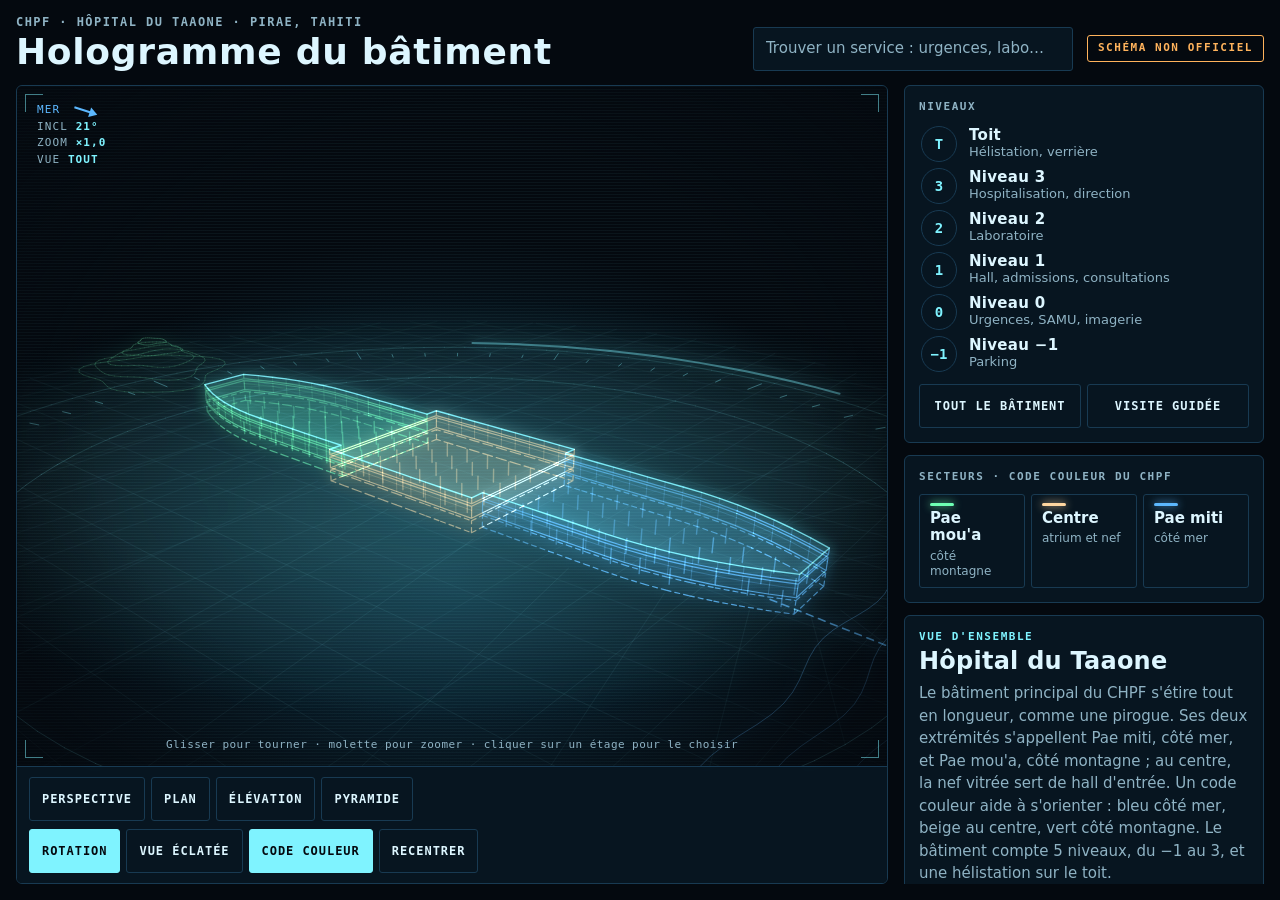
<file: hologramme-chpf/index.html>
<!doctype html>
<html lang="fr">
<head>
<meta charset="utf-8">
<meta name="viewport" content="width=device-width, initial-scale=1, viewport-fit=cover">
<title>Hologramme du CHPF</title>
<meta name="description" content="Hologramme 3D schématique du bâtiment principal du Centre hospitalier de la Polynésie française, à l'hôpital du Taaone (Pirae).">
<meta name="color-scheme" content="dark">
<meta name="theme-color" content="#04090f">
<style>
/* Salle de projection : l'hologramme occupe la scène, le pupitre (niveaux, secteurs, fiche)
   se tient à droite et passe dessous sur téléphone. Un seul thème, sombre, voulu :
   un hologramme ne se voit bien que dans le noir. */
:root {
  --nuit: #04090f;
  --panneau: #071520;
  --lueur: #0c2a3a;
  --trait: #183a52;
  --faisceau: #7ff3ff;
  --mer: #5cb8ff;
  --nef: #ffd6a0;
  --montagne: #6effb4;
  --balise: #ffb35c;
  --texte: #ddf6ff;
  --texte-doux: #8fb3c4;
  --noir: #000000;
  --f-titre: Bahnschrift, "DIN Alternate", "DIN Condensed", "Roboto Condensed", "Arial Narrow", system-ui, sans-serif;
  --f-texte: system-ui, -apple-system, "Segoe UI", Roboto, sans-serif;
  --f-mono: ui-monospace, "Cascadia Mono", "SF Mono", Menlo, Consolas, monospace;
  color-scheme: dark;
}

* { box-sizing: border-box; }
html, body { height: 100%; }
body { margin: 0; background: var(--nuit); color: var(--texte); font: 15px/1.5 var(--f-texte); }
button { font: inherit; color: inherit; cursor: pointer; }
:focus-visible { outline: 2px solid var(--faisceau); outline-offset: 3px; }
.vh {
  position: absolute !important; width: 1px; height: 1px; margin: -1px; padding: 0;
  overflow: hidden; clip: rect(0 0 0 0); white-space: nowrap; border: 0;
}

/* ---------- Page ---------- */
.page {
  display: grid; grid-template-rows: auto minmax(0, 1fr); gap: 14px;
  height: 100%; min-height: 560px; max-width: 1480px; margin: 0 auto;
  padding-block: 14px 16px; padding-inline: 16px;
}
.entete { display: flex; flex-wrap: wrap; align-items: flex-end; justify-content: space-between; gap: 8px 16px; }
.surtitre {
  margin: 0; color: var(--texte-doux);
  font: 600 12px/1.4 var(--f-mono); letter-spacing: .12em; text-transform: uppercase;
}
h1 { margin: 2px 0 0; font: 600 clamp(26px, 3.4vw, 36px)/1.05 var(--f-titre); letter-spacing: .02em; text-wrap: balance; }
.badge {
  margin: 0; padding: 5px 10px; border: 1px solid var(--balise); border-radius: 3px; color: var(--balise);
  font: 600 11px/1.3 var(--f-mono); letter-spacing: .14em; text-transform: uppercase;
}
.alerte {
  flex: 1 1 100%; margin: 0; padding: 8px 12px; border: 1px solid var(--balise); border-radius: 3px;
  color: var(--balise); font-size: 13px;
}
.salle { display: grid; grid-template-columns: minmax(0, 1fr) 360px; gap: 16px; min-height: 0; }

/* ---------- Scène ---------- */
.scene {
  position: relative; display: flex; flex-direction: column; min-height: 0; overflow: hidden;
  border: 1px solid var(--trait); border-radius: 6px;
  background: radial-gradient(ellipse 70% 60% at 50% 62%, var(--lueur), var(--nuit) 72%);
}
.ecran { position: relative; flex: 1 1 auto; min-height: 0; }
.ecran canvas { position: absolute; inset: 0; display: block; width: 100%; height: 100%; }
#halo { filter: blur(7px) saturate(1.25); opacity: .9; pointer-events: none; }
#holo { touch-action: none; cursor: grab; }
#holo.saisi { cursor: grabbing; }
#holo:focus-visible { outline-offset: -4px; }
.trame {
  position: absolute; inset: 0; pointer-events: none;
  background:
    radial-gradient(ellipse at 50% 50%, transparent 58%, color-mix(in srgb, var(--nuit) 75%, transparent) 100%),
    repeating-linear-gradient(to bottom, color-mix(in srgb, var(--faisceau) 5%, transparent) 0 1px, transparent 1px 3px);
}
.coins span { position: absolute; width: 18px; height: 18px; border: 0 solid var(--faisceau); opacity: .5; pointer-events: none; }
.coins span:nth-child(1) { top: 8px; left: 8px; border-top-width: 1px; border-left-width: 1px; }
.coins span:nth-child(2) { top: 8px; right: 8px; border-top-width: 1px; border-right-width: 1px; }
.coins span:nth-child(3) { bottom: 8px; left: 8px; border-bottom-width: 1px; border-left-width: 1px; }
.coins span:nth-child(4) { bottom: 8px; right: 8px; border-bottom-width: 1px; border-right-width: 1px; }
.hud {
  position: absolute; top: 16px; left: 20px; display: flex; flex-direction: column; gap: 1px;
  color: var(--texte-doux); font: 500 11px/1.45 var(--f-mono); letter-spacing: .1em;
  font-variant-numeric: tabular-nums; pointer-events: none;
}
.hud b { color: var(--faisceau); font-weight: 600; }
/* La boussole : la flèche montre où se trouve le côté mer à l'écran. */
.boussole { color: var(--mer); }
.hud .fleche {
  display: inline-block; position: relative; width: 18px; height: 2px; margin: 0 8px 0 6px;
  background: var(--mer); vertical-align: middle;
}
.hud .fleche::after {
  content: ""; position: absolute; top: -4px; right: -6px;
  border-top: 5px solid transparent; border-bottom: 5px solid transparent; border-left: 8px solid var(--mer);
}
.geste {
  position: absolute; left: 50%; bottom: 14px; width: max-content; max-width: calc(100% - 48px); margin: 0;
  transform: translateX(-50%); color: var(--texte-doux); font: 11px/1.4 var(--f-mono); letter-spacing: .04em;
  text-align: center; pointer-events: none; transition: opacity .6s ease;
}
.geste.vu { opacity: 0; }
.bulle {
  position: absolute; z-index: 2; padding: 4px 8px; border: 1px solid var(--trait); border-radius: 3px;
  background: color-mix(in srgb, var(--nuit) 88%, transparent); color: var(--texte);
  font: 600 12px/1.3 var(--f-mono); white-space: nowrap; pointer-events: none; transform: translate(14px, -50%);
}
.bulle.gauche { transform: translate(calc(-100% - 14px), -50%); }
.bandeau {
  position: absolute; top: 14px; right: 18px; max-width: min(60%, 340px); margin: 0; padding: 8px 12px;
  border: 1px solid var(--trait); border-left: 3px solid var(--c, var(--faisceau)); border-radius: 3px;
  background: color-mix(in srgb, var(--nuit) 82%, transparent); text-align: left; pointer-events: none;
}
.bandeau strong { display: block; font: 600 15px/1.25 var(--f-titre); }
.bandeau small { display: block; color: var(--texte-doux); font: 11px/1.4 var(--f-mono); letter-spacing: .06em; text-transform: uppercase; }

.barre {
  display: flex; flex-wrap: wrap; align-items: center; justify-content: space-between; gap: 8px 16px;
  padding: 10px 12px; border-top: 1px solid var(--trait); background: var(--panneau);
}
.groupe { display: flex; flex-wrap: wrap; gap: 6px; }
.bouton {
  min-height: 44px; padding: 0 12px; border: 1px solid var(--trait); border-radius: 3px; background: transparent;
  font: 600 12px/1 var(--f-mono); letter-spacing: .08em; text-transform: uppercase;
}
.bouton:hover { border-color: var(--faisceau); }
.bouton[aria-pressed="true"] { border-color: var(--faisceau); background: var(--faisceau); color: var(--nuit); }
.bouton .court { display: none; }
.rangee { display: flex; flex-wrap: wrap; gap: 6px; }
.rangee .bouton { flex: 1 1 9rem; }

/* ---------- Pupitre ---------- */
.pupitre { display: flex; flex-direction: column; gap: 12px; min-height: 0; overflow-y: auto; }
.bloc { padding: 14px; border: 1px solid var(--trait); border-radius: 6px; background: var(--panneau); }
.bloc h2 {
  margin: 0 0 10px; color: var(--texte-doux);
  font: 600 11px/1.3 var(--f-mono); letter-spacing: .14em; text-transform: uppercase;
}
.bloc p { margin: 0 0 10px; }

/* Trouver un service : un champ dans l'en-tête, et ses résultats par-dessus la scène. */
.outils { display: flex; flex-wrap: wrap; align-items: center; justify-content: flex-end; gap: 10px 14px; }
.recherche { position: relative; width: 320px; max-width: 100%; }
.champ {
  width: 100%; min-height: 44px; padding: 0 12px; border: 1px solid var(--trait); border-radius: 3px;
  background: var(--panneau); color: var(--texte); font: inherit; -webkit-appearance: none; appearance: none;
}
.champ::placeholder { color: var(--texte-doux); opacity: 1; }
.champ:focus-visible { outline-offset: 1px; }
.deroulant {
  position: absolute; z-index: 5; top: calc(100% + 6px); left: 0; right: 0; padding: 10px;
  border: 1px solid var(--trait); border-radius: 6px; background: var(--panneau);
  box-shadow: 0 14px 36px color-mix(in srgb, var(--nuit) 85%, transparent);
}
.etat-recherche { margin: 0; }
.resultats:empty { display: none; }
.resultats { display: flex; flex-direction: column; gap: 4px; margin: 8px 0 0; padding: 0; list-style: none; }
.resultat {
  display: flex; flex-direction: column; align-items: flex-start; gap: 2px; width: 100%; min-height: 44px;
  padding: 6px 10px; border: 1px solid var(--trait); border-left: 3px solid var(--c); border-radius: 3px;
  background: none; text-align: left;
}
.resultat:hover { border-color: var(--faisceau); border-left-color: var(--c); }
.resultat strong { font-weight: 600; }
.resultat small { color: var(--texte-doux); font: 11px/1.4 var(--f-mono); letter-spacing: .04em; text-transform: uppercase; }

/* Les niveaux se choisissent comme dans un ascenseur. */
.ascenseur { display: flex; flex-direction: column; gap: 4px; margin: 0 0 10px; padding: 0; list-style: none; }
.etage {
  display: grid; grid-template-columns: 44px minmax(0, 1fr); align-items: center; gap: 12px;
  width: 100%; min-height: 48px; padding: 2px 8px 2px 2px; border: 0; border-radius: 26px 4px 4px 26px;
  background: none; text-align: left;
}
.etage:hover { background: color-mix(in srgb, var(--faisceau) 7%, transparent); }
.cabine {
  display: grid; place-items: center; width: 44px; height: 44px; border: 1px solid var(--trait); border-radius: 50%;
  color: var(--faisceau); font: 600 15px/1 var(--f-mono);
}
.etage[aria-pressed="true"] .cabine {
  border-color: var(--faisceau); background: var(--faisceau); color: var(--nuit);
  box-shadow: 0 0 18px color-mix(in srgb, var(--faisceau) 55%, transparent);
}
.quoi { min-width: 0; }
.quoi strong { display: block; font: 600 15px/1.2 var(--f-titre); letter-spacing: .02em; }
.quoi small { display: block; color: var(--texte-doux); font-size: 13px; line-height: 1.3; }

.secteurs { display: grid; grid-template-columns: repeat(3, minmax(0, 1fr)); gap: 6px; }
.secteur {
  display: flex; flex-direction: column; align-items: flex-start; gap: 4px; min-height: 64px; padding: 8px 10px;
  border: 1px solid var(--trait); border-radius: 3px; background: none; text-align: left;
}
.secteur::before { content: ""; width: 24px; height: 3px; border-radius: 2px; background: var(--c); box-shadow: 0 0 8px var(--c); }
.secteur strong { font: 600 15px/1.15 var(--f-titre); }
.secteur small { color: var(--texte-doux); font-size: 12px; line-height: 1.25; }
.secteur:hover { border-color: var(--c); }
.secteur[aria-pressed="true"] {
  border-color: var(--c); box-shadow: inset 0 0 0 1px var(--c);
  background: color-mix(in srgb, var(--c) 10%, transparent);
}

.fiche .sur {
  margin: 0; color: var(--faisceau);
  font: 600 11px/1.3 var(--f-mono); letter-spacing: .14em; text-transform: uppercase;
}
.fiche h3 { margin: 4px 0 8px; font: 600 24px/1.1 var(--f-titre); letter-spacing: .01em; text-wrap: balance; }
.fiche p { color: var(--texte-doux); }
.fiche h4 {
  margin: 14px 0 8px; color: var(--texte-doux);
  font: 600 11px/1.3 var(--f-mono); letter-spacing: .12em; text-transform: uppercase;
}
.services { display: flex; flex-direction: column; gap: 10px; margin: 0; padding: 0; list-style: none; }
.services li { padding-left: 12px; border-left: 2px solid var(--c, var(--faisceau)); }
.services strong { display: block; font-weight: 600; }
.services span { display: block; color: var(--texte-doux); font-size: 14px; }
.services small { display: block; margin-top: 2px; color: var(--texte-doux); font: 11px/1.4 var(--f-mono); }
.fiche .bouton { margin-top: 14px; }

.reperes { display: grid; grid-template-columns: 6.6rem minmax(0, 1fr); gap: 12px; margin: 0; }
.reperes dt { color: var(--faisceau); font: 600 19px/1.2 var(--f-titre); font-variant-numeric: tabular-nums; }
.reperes dd { margin: 0; font-size: 14px; }
.reperes small { display: block; margin-top: 2px; color: var(--texte-doux); font: 11px/1.4 var(--f-mono); }

.note { color: var(--texte-doux); font-size: 13px; }
details summary { min-height: 32px; cursor: pointer; color: var(--faisceau); font-weight: 600; }
.sources { margin: 8px 0 0; padding-left: 18px; color: var(--texte-doux); font-size: 13px; }
.sources li + li { margin-top: 6px; }

/* ---------- Mode pyramide : quatre vues sur du noir pur, pour une pyramide posée sur l'écran ---------- */
.pyramide { position: fixed; inset: 0; z-index: 20; background: var(--noir); }
.pyramide canvas { position: absolute; inset: 0; display: block; width: 100%; height: 100%; }
#pyr-halo { filter: blur(6px) saturate(1.3); opacity: .9; pointer-events: none; }
#pyr-toile { touch-action: none; }
/* L'aide se range hors de la croix : en haut sur un écran en hauteur, à gauche en largeur. */
.pyr-aide {
  position: absolute; top: calc(14px + env(safe-area-inset-top, 0px)); left: 16px; right: 120px; max-width: 48ch;
  color: var(--texte-doux); font-size: 12px; line-height: 1.45; pointer-events: none; transition: opacity .8s ease;
}
.pyr-aide h2 {
  margin: 0 0 6px; color: var(--faisceau);
  font: 600 11px/1.3 var(--f-mono); letter-spacing: .14em; text-transform: uppercase;
}
.pyr-aide p { margin: 0 0 6px; }
.pyr-aide.cache { opacity: 0; }
.pyr-quitter { position: absolute; top: calc(14px + env(safe-area-inset-top, 0px)); right: 16px; background: var(--noir); }
@media (orientation: landscape) {
  .pyr-aide { right: auto; max-width: max(160px, calc(50vw - 45vh - 32px)); }
}

/* À la souris, le panneau d'ascenseur peut être plus serré, pour laisser voir la fiche. */
@media (pointer: fine) and (min-width: 901px) {
  .ascenseur { gap: 2px; }
  .etage { grid-template-columns: 36px minmax(0, 1fr); min-height: 40px; border-radius: 20px 4px 4px 20px; }
  .cabine { width: 36px; height: 36px; font-size: 14px; }
  .secteur { min-height: 56px; }
}
@media (max-width: 900px) {
  .page { height: auto; min-height: 0; grid-template-rows: auto auto; }
  .outils { width: 100%; justify-content: flex-start; }
  .recherche { flex: 1 1 auto; width: auto; min-width: 0; }
  .salle { grid-template-columns: minmax(0, 1fr); }
  .scene { height: clamp(400px, 72vh, 640px); height: clamp(400px, 72svh, 640px); }
  .pupitre { overflow: visible; }
}
@media (max-width: 560px) {
  .barre { justify-content: flex-start; }
  .bouton { padding: 0 9px; font-size: 11px; letter-spacing: .04em; }
  .bouton .long { display: none; }
  .bouton .court { display: inline; }
}
@media (max-width: 420px) {
  .secteurs { grid-template-columns: minmax(0, 1fr); }
  .secteur { flex-direction: row; align-items: center; gap: 10px; min-height: 48px; }
}
@media (prefers-reduced-motion: reduce) {
  * { transition: none !important; animation: none !important; }
}
</style>
</head>
<body>
<div class="page">
  <header class="entete">
    <div>
      <p class="surtitre">CHPF · Hôpital du Taaone · Pirae, Tahiti</p>
      <h1>Hologramme du bâtiment</h1>
    </div>
    <div class="outils">
      <div class="recherche" id="zone-recherche">
        <label class="vh" for="recherche">Trouver un service</label>
        <input class="champ" id="recherche" type="search" autocomplete="off" spellcheck="false"
          placeholder="Trouver un service : urgences, labo…" aria-controls="deroulant" aria-describedby="recherche-etat">
        <div class="deroulant" id="deroulant" hidden>
          <p class="note etat-recherche" id="recherche-etat" aria-live="polite"></p>
          <ul class="resultats" id="resultats"></ul>
        </div>
      </div>
      <p class="badge">Schéma non officiel</p>
    </div>
    <p class="alerte" id="alerte-donnees" role="alert" hidden></p>
  </header>

  <main class="salle">
    <section class="scene" aria-labelledby="titre-scene">
      <h2 id="titre-scene" class="vh">Vue 3D du bâtiment</h2>
      <div class="ecran" id="ecran">
        <canvas id="halo" aria-hidden="true"></canvas>
        <canvas id="holo" tabindex="0" role="img" aria-describedby="aide-clavier"
          aria-label="Hologramme 3D du bâtiment principal du CHPF : une longue pirogue de 5 niveaux, du −1 au 3, avec Pae miti côté mer en bleu, la nef au centre en beige, Pae mou'a côté montagne en vert, et l'hélistation sur le toit."></canvas>
        <div class="trame" aria-hidden="true"></div>
        <div class="coins" aria-hidden="true"><span></span><span></span><span></span><span></span></div>
        <div class="hud" aria-hidden="true">
          <span class="boussole">MER <b class="fleche" id="hud-mer"></b></span>
          <span>INCL <b id="hud-incl">00°</b></span>
          <span>ZOOM <b id="hud-zoom">×1,0</b></span>
          <span>VUE <b id="hud-sel">TOUT</b></span>
        </div>
        <p class="geste" id="geste" aria-hidden="true">Glisser pour tourner · molette pour zoomer · cliquer sur un étage pour le choisir</p>
        <div class="bulle" id="bulle" hidden></div>
        <p class="bandeau" id="bandeau" aria-hidden="true" hidden></p>
      </div>
      <div class="barre">
        <div class="groupe" role="group" aria-label="Point de vue">
          <button type="button" class="bouton" id="vue-perspective" data-vue="perspective" aria-label="Perspective"><span class="long">Perspective</span><span class="court">3D</span></button>
          <button type="button" class="bouton" id="vue-plan" data-vue="plan">Plan</button>
          <button type="button" class="bouton" id="vue-elevation" data-vue="elevation">Élévation</button>
          <button type="button" class="bouton" id="vue-pyramide" aria-haspopup="dialog">Pyramide</button>
        </div>
        <div class="groupe" role="group" aria-label="Affichage">
          <button type="button" class="bouton" id="b-rotation" aria-pressed="true">Rotation</button>
          <button type="button" class="bouton" id="b-eclate" aria-pressed="false" aria-label="Vue éclatée"><span class="long">Vue éclatée</span><span class="court">Éclatée</span></button>
          <button type="button" class="bouton" id="b-couleurs" aria-pressed="true" aria-label="Code couleur"><span class="long">Code couleur</span><span class="court">Couleurs</span></button>
          <button type="button" class="bouton" id="b-recentrer">Recentrer</button>
        </div>
      </div>
      <p class="vh" id="aide-clavier">Au clavier, sur l'hologramme : flèches pour tourner et incliner, plus et moins pour zoomer, E pour la vue éclatée, Page précédente et Page suivante pour changer de niveau, Échap pour tout afficher.</p>
    </section>

    <aside class="pupitre" aria-label="Pupitre de commande">
      <section class="bloc" aria-labelledby="t-niveaux">
        <h2 id="t-niveaux">Niveaux</h2>
        <ol class="ascenseur" id="ascenseur"></ol>
        <div class="rangee">
          <button type="button" class="bouton" id="b-tout">Tout le bâtiment</button>
          <button type="button" class="bouton" id="b-visite" aria-pressed="false">Visite guidée</button>
        </div>
      </section>

      <section class="bloc" aria-labelledby="t-secteurs">
        <h2 id="t-secteurs">Secteurs · code couleur du CHPF</h2>
        <div class="secteurs" id="secteurs"></div>
      </section>

      <section class="bloc fiche" id="fiche" aria-label="Fiche"></section>

      <section class="bloc" aria-labelledby="t-reperes">
        <h2 id="t-reperes">Repères</h2>
        <dl class="reperes" id="reperes"></dl>
      </section>

      <section class="bloc" aria-labelledby="t-sources">
        <h2 id="t-sources">Sources et limites</h2>
        <p class="note">Ce schéma interprète des documents publics parus entre 2010 et 2022. La forme, les proportions et la place des services sont approximatives et ont pu changer. Ce n'est pas un document officiel du CHPF : sur place, la signalétique fait foi.</p>
        <p class="note">La page fonctionne hors ligne et n'envoie aucune donnée.</p>
        <details>
          <summary>Voir les sources</summary>
          <ul class="sources" id="sources"></ul>
        </details>
      </section>
    </aside>
  </main>
  <p class="vh" id="annonce" aria-live="polite"></p>
  <noscript><p>Cette page a besoin de JavaScript pour afficher l'hologramme.</p></noscript>
</div>

<div class="pyramide" id="pyramide" role="dialog" aria-modal="true" aria-labelledby="pyr-titre" hidden>
  <canvas id="pyr-halo" aria-hidden="true"></canvas>
  <canvas id="pyr-toile" role="img" aria-label="Quatre vues du bâtiment, disposées en croix pour une pyramide holographique."></canvas>
  <div class="pyr-aide" id="pyr-aide">
    <h2 id="pyr-titre">Mode pyramide</h2>
    <p>Poser une pyramide transparente, pointe vers le bas, au centre de l'écran, puis baisser la lumière : le bâtiment flotte au milieu.</p>
    <p>Pyramide maison : 4 trapèzes de plastique transparent (6 cm en bas, 1 cm en haut, 3,5 cm de haut), collés par les côtés.</p>
  </div>
  <button type="button" class="bouton pyr-quitter" id="pyr-quitter">Quitter</button>
</div>

<script>
/*
 * Hologramme du CHPF — le bâtiment principal de l'hôpital du Taaone, en 3D.
 *
 * Tout est dans ce fichier, sans bibliothèque : le dessin se fait sur un canevas 2D,
 * avec une petite projection en perspective faite à la main. Les traits s'additionnent
 * (mode « lighter »), comme la lumière d'un vrai hologramme : pas besoin de les trier.
 */
(function () {
  'use strict';

  document.documentElement.lang = 'fr';
  const $ = id => document.getElementById(id);

  /* ======================================================================
   * 1. LES DONNÉES — à corriger ici si un service change de place.
   *    k : le niveau (−1 à 3 ; 4 = le toit).
   *    s : le secteur ('mer', 'centre' ou 'montagne'),
   *        ou null quand les sources ne disent pas de quel côté.
   * ====================================================================== */

  // Dans l'ordre du bâtiment, de la montagne vers la mer (x en mètres approximatifs).
  const SECTEURS = [
    { id: 'montagne', nom: "Pae mou'a", sens: 'côté montagne', couleur: 'montagne', x0: -120, x1: -30,
      resume: "L'extrémité côté montagne. Ses repères sont verts." },
    { id: 'centre', nom: 'Centre', sens: 'atrium et nef', couleur: 'nef', x0: -30, x1: 30,
      resume: "Le milieu de la pirogue : l'atrium et la nef monumentale de béton, de verre et de métal, qui sert de hall d'entrée. Ses repères sont beiges." },
    { id: 'mer', nom: 'Pae miti', sens: 'côté mer', couleur: 'mer', x0: 30, x1: 120,
      resume: "L'extrémité côté mer. Ses repères sont bleus." }
  ];

  // Du haut vers le bas, comme sur un panneau d'ascenseur.
  const NIVEAUX = [
    { k: 4, nom: 'Toit', touche: 'T', quoi: 'Hélistation, verrière',
      resume: "Le toit porte l'hélistation des transports sanitaires et la verrière de la nef." },
    { k: 3, nom: 'Niveau 3', touche: '3', quoi: 'Hospitalisation, direction',
      resume: "Des services d'hospitalisation (cardiologie, pneumologie, neurologie, hématologie, neurochirurgie) et la direction." },
    { k: 2, nom: 'Niveau 2', touche: '2', quoi: 'Laboratoire',
      resume: "Le laboratoire s'y trouve. Les autres services de ce niveau ne sont pas localisés dans les documents publics consultés." },
    { k: 1, nom: 'Niveau 1', touche: '1', quoi: 'Hall, admissions, consultations',
      resume: "Le niveau d'entrée : le hall de la nef avec les admissions et la caisse centrale, les consultations et la dépose minute côté mer." },
    { k: 0, nom: 'Niveau 0', touche: '0', quoi: 'Urgences, SAMU, imagerie',
      resume: "Les urgences, le SAMU et l'UHCD côté mer, et l'imagerie médicale." },
    { k: -1, nom: 'Niveau −1', touche: '−1', quoi: 'Parking',
      resume: 'Le niveau −1, en sous-sol, accueille le parking. Ses piliers sont peints en bleu, beige ou vert selon le secteur, pour se repérer.' }
  ];

  // mots : d'autres mots qui mènent au service quand on le cherche.
  const SERVICES = [
    { k: -1, s: null, nom: 'Parking', detail: 'Piliers aux couleurs des secteurs : bleu, beige, vert.',
      mots: 'voiture stationnement garer sous-sol', source: 'CHPF, Plan et accès' },
    { k: 0, s: 'mer', nom: "Service d'accueil des urgences (SAU)",
      detail: "Ouvert jour et nuit ; deux infirmiers d'accueil et d'orientation trient les arrivées.",
      mots: 'urgence accident blessure', source: 'CHPF, présentation Urgences-SAMU (2020)' },
    { k: 0, s: 'mer', nom: 'SAMU', detail: "Il centralise les appels d'urgence de toute la Polynésie.",
      mots: '15 secours ambulance', source: 'CHPF (2020) ; Le Quotidien du Médecin (2010)' },
    { k: 0, s: 'mer', nom: 'UHCD', detail: "Unité d'hospitalisation de courte durée : 12 lits.",
      mots: 'urgences observation', source: 'CHPF, présentation Urgences-SAMU (2020)' },
    { k: 0, s: null, nom: 'Imagerie médicale', detail: 'Radiologie ; sa caisse est au niveau 0.',
      mots: 'radio scanner IRM échographie', source: 'CHPF, Tarifs et paiements' },
    { k: 1, s: 'centre', nom: "Hall d'entrée, dans la nef", detail: 'Accueil des admissions et caisse centrale.',
      mots: 'entrée accueil admission caisse payer', source: 'CHPF, Formalités administratives ; Tarifs et paiements' },
    { k: 1, s: 'mer', nom: 'Accueil des consultations', detail: null,
      mots: 'rendez-vous rdv', source: 'CHPF, annuaire des consultations (2019)' },
    { k: 1, s: 'mer', nom: 'Dépose minute', detail: "Pour déposer un patient au plus près de l'entrée.",
      mots: 'voiture taxi déposer', source: "CHPF, livret d'accueil" },
    { k: 1, s: 'mer', nom: 'Consultations', detail: 'Anesthésie, chirurgie vasculaire, gynécologie.',
      mots: 'rendez-vous rdv anesthésiste gynéco', source: 'Annuaires des consultations' },
    { k: 1, s: null, nom: 'Consultations de neurochirurgie', detail: null,
      mots: 'rendez-vous rdv', source: 'CHPF, service de neurochirurgie (2018)' },
    { k: 2, s: null, nom: 'Laboratoire', detail: 'La caisse du laboratoire est au niveau 2.',
      mots: 'labo prise de sang analyses', source: 'CHPF, Tarifs et paiements' },
    { k: 3, s: 'montagne', nom: 'Cardiologie, pneumologie, neurologie, hématologie', detail: "Services d'hospitalisation.",
      mots: 'cœur poumons cerveau sang hospitalisation', source: 'CHPF, plan par niveau (2018)' },
    { k: 3, s: 'montagne', nom: 'Centre de la douleur', detail: 'Consultations.',
      mots: 'douleurs rendez-vous', source: 'Annuaires des consultations' },
    { k: 3, s: 'mer', nom: 'Direction et administration', detail: null,
      mots: 'directeur bureaux', source: 'CHPF, annuaire (2019)' },
    { k: 3, s: null, nom: 'Neurochirurgie', detail: 'Hospitalisation : 8 lits en chambres individuelles.',
      mots: 'cerveau colonne hospitalisation', source: 'CHPF, service de neurochirurgie (2018)' },
    { k: 4, s: 'mer', nom: 'Hélistation',
      detail: "Réservée aux transports sanitaires et aux vols médicaux d'urgence ; Taravao n'est qu'à 18 minutes de vol. Sa place exacte sur le toit est schématique.",
      mots: 'hélicoptère évasan évacuation', source: "SIA, fiche de l'hélistation ; Direction de la santé" },
    { k: 4, s: 'centre', nom: 'Verrière de la nef',
      detail: 'Le hall monumental de béton, de verre et de métal. La forme de sa couverture est schématique.',
      mots: 'toit vitré', source: 'Tahiti Infos (2013) ; Arcora' }
  ];

  const REPERES = [
    { valeur: '5 niveaux', texte: 'Du −1 (parking) au 3, plus le toit et son hélistation.', source: 'CHPF, Plan et accès' },
    { valeur: '≈ 100 000 m²', texte: "De surfaces, contre 30 000 m² dans l'ancien hôpital du Mamao.", source: 'Chambre territoriale des comptes' },
    { valeur: '490 lits', texte: 'Installés en 2019, dont 66 en psychiatrie.', source: "CHPF, rapport d'activité 2019" },
    { valeur: '8 salles', texte: 'Au bloc opératoire central, avec 24 lits de réanimation (2019).', source: "CHPF, rapport d'activité 2019" },
    { valeur: '2010', texte: 'Le déménagement du Mamao vers le Taaone, du 16 octobre au 11 novembre.', source: "CHPF, historique et livret d'accueil" },
    { valeur: '900 m', texte: "La profondeur où le SWAC puise l'eau de mer, vers 5 °C, pour climatiser l'hôpital : 3,8 km de canalisation, 6 MW de froid, depuis juillet 2022.", source: 'Service des énergies de la Polynésie française' },
    { valeur: '4 000 m²', texte: "Le nouveau pôle de santé mentale, relié au CHPF et à l'ancien hôpital Jean-Prince. Il n'est pas dessiné ici.", source: 'Outre-mer La 1ère' }
  ];

  const SOURCES = [
    "CHPF (chpf.pf), « Plan et accès » : forme en pirogue, Pae miti et Pae mou'a, code couleur, 5 niveaux, parking au niveau −1.",
    "CHPF, livret d'accueil et pages « Formalités administratives » et « Tarifs et paiements » : hall, caisse centrale, dépose minute.",
    'CHPF, présentations des services Urgences-SAMU (2020) et Neurochirurgie (2018), plan par niveau (2018), annuaires (2019).',
    "CHPF, rapport d'activité 2019 : lits, bloc opératoire, réanimation.",
    'Chambre territoriale des comptes de la Polynésie française, rapport sur le CHPF : surfaces.',
    'Service des énergies de la Polynésie française, fiche du SWAC du CHPF (2022).',
    "Service de l'information aéronautique, fiche de l'hélistation du CHPF ; Direction de la santé, hélistation de Taravao.",
    'Tahiti Infos (2013) et Arcora : la nef, hall monumental de béton, de verre et de métal.',
    'Le Quotidien du Médecin (2010) : ouverture, coût, centralisation des appels d\'urgence.',
    'Outre-mer La 1ère, « Pôle de santé mentale : bientôt la fin du chantier » : surface et liaisons du pôle.'
  ];

  // Pour qui modifie le tableau SERVICES : une faute de niveau ou de secteur est signalée
  // en haut de la page (et dans la console), et la ligne fautive est mise de côté.
  (function verifierDonnees() {
    const niveaux = NIVEAUX.map(n => n.k);
    const secteurs = SECTEURS.map(x => x.id);
    const fautes = [];
    for (let i = SERVICES.length - 1; i >= 0; i--) {
      const v = SERVICES[i];
      const nom = v.nom ? '« ' + v.nom + " »" : 'le service n° ' + (i + 1);
      const avant = fautes.length;
      if (!v.nom) fautes.push('le service n° ' + (i + 1) + " n'a pas de nom");
      if (!niveaux.includes(v.k)) fautes.push(nom + ' : niveau « ' + v.k + ' » inconnu (−1, 0, 1, 2, 3 ou 4 pour le toit)');
      if (v.s !== null && !secteurs.includes(v.s)) fautes.push(nom + " : secteur « " + v.s + " » inconnu ('mer', 'centre', 'montagne' ou null)");
      if (!v.source) fautes.push(nom + ' : il manque la source');
      if (fautes.length > avant) SERVICES.splice(i, 1);
    }
    if (!fautes.length) return;
    console.warn('Hologramme du CHPF, données à corriger :\n- ' + fautes.join('\n- '));
    const alerte = $('alerte-donnees');
    alerte.textContent = 'Données à corriger dans le tableau SERVICES : ' + fautes.join(' ; ') + '. Ces lignes ne sont pas affichées.';
    alerte.hidden = false;
  })();

  const PRESENTATION = "Le bâtiment principal du CHPF s'étire tout en longueur, comme une pirogue. Ses deux extrémités s'appellent Pae miti, côté mer, et Pae mou'a, côté montagne ; au centre, la nef vitrée sert de hall d'entrée. Un code couleur aide à s'orienter : bleu côté mer, beige au centre, vert côté montagne. Le bâtiment compte 5 niveaux, du −1 au 3, et une hélistation sur le toit.";

  /* ======================================================================
   * 2. LA FORME — un schéma en mètres approximatifs, pas un relevé.
   *    x va de la montagne (−) vers la mer (+), y monte, z traverse.
   * ====================================================================== */

  const H = 4.6;                 // hauteur d'un niveau
  const TOIT = 4;                // le toit est rangé comme un « niveau 4 »
  const BOUT = 120;              // demi-longueur du bâtiment
  const DEMI_LARGEUR = 21;
  const DEMI_LARGEUR_NEF = 26;
  const ECART = 7;               // écart ajouté entre deux niveaux en vue éclatée
  const FIXE = -9;               // marque un élément qui ne bouge pas en vue éclatée
  const Y_PROJECTEUR = -14;
  const RAYON_DISQUE = 205;

  // Demi-largeur de la « pirogue » : droite au milieu, effilée vers les deux bouts.
  function demiLargeur(x, secteur) {
    if (secteur === 'centre') return DEMI_LARGEUR_NEF;
    const a = Math.abs(x);
    if (a <= 72) return DEMI_LARGEUR;
    const t = Math.min(1, (a - 72) / (BOUT - 72));
    return DEMI_LARGEUR * (1 - 0.55 * t * t);
  }

  const sommets = { x: [], y: [], z: [], e: [] };
  const lots = [];               // des traits de même style, rattachés à une cellule ou au décor
  const cellules = new Map();    // une cellule = un secteur d'un niveau (ex. « 0|mer »)
  const feux = [];               // les balises de l'hélistation

  function sommet(x, y, z, e) {
    sommets.x.push(x); sommets.y.push(y); sommets.z.push(z); sommets.e.push(e);
    return sommets.x.length - 1;
  }

  function lot(options) {
    const l = Object.assign({
      cellule: null, couleur: 'faisceau', alpha: 0.8, largeur: 1,
      tirets: null, remplissage: 0, flux: false, fin: false, segs: [], polys: []
    }, options);
    lots.push(l);
    return l;
  }

  function relier(l, a, b) { l.segs.push(a, b); }

  function chaine(l, indices, fermee) {
    for (let i = 0; i < indices.length - 1; i++) relier(l, indices[i], indices[i + 1]);
    if (fermee) relier(l, indices[indices.length - 1], indices[0]);
  }

  function graduations(a, b, ecart) {
    const n = Math.max(1, Math.round(Math.abs(b - a) / ecart));
    const xs = [];
    for (let i = 0; i <= n; i++) xs.push(a + (b - a) * i / n);
    return xs;
  }

  function cellule(k, s) {
    const cle = k + '|' + s;
    if (!cellules.has(cle)) cellules.set(cle, { cle: cle, k: k, s: s, points: [], vis: 1, survol: 0 });
    return cellules.get(cle);
  }

  // Contour d'un secteur à la hauteur y : le long du côté +z, puis retour par le côté −z.
  function contour(sec, y, e) {
    const xs = graduations(sec.x0, sec.x1, 6);
    const aller = xs.map(x => sommet(x, y, demiLargeur(x, sec.id), e));
    const retour = xs.slice().reverse().map(x => sommet(x, y, -demiLargeur(x, sec.id), e));
    return { aller: aller, retour: retour, tour: aller.concat(retour) };
  }

  // Deux contours superposés et leurs quatre arêtes d'angle.
  function caisson(l, bas, haut) {
    chaine(l, bas.tour, true);
    chaine(l, haut.tour, true);
    const m = bas.aller.length;
    const n = bas.tour.length;
    [0, m - 1, m, n - 1].forEach(i => relier(l, bas.tour[i], haut.tour[i]));
  }

  function construireNiveau(k, sec) {
    const c = cellule(k, sec.id);
    const sousSol = k < 0;
    const y0 = k * H;
    const bas = contour(sec, y0, k);
    const haut = contour(sec, y0 + H - 0.8, k);

    const cadre = lot({ cellule: c.cle, couleur: sec.couleur, alpha: 0.85, largeur: 1.2,
      tirets: sousSol ? [5, 4] : null, remplissage: 0.04 });
    caisson(cadre, bas, haut);
    const dalle = [bas.tour];
    if (sec.id === 'centre' && k >= 2) dalle.push(atrium(c, y0, k));
    cadre.polys.push(dalle);
    c.points = bas.tour.concat(haut.tour);

    if (sousSol) {
      piliers(c, sec, y0, y0 + H);
      return;
    }
    // Façades : un meneau tous les 6 m et un bandeau de fenêtres.
    const facade = lot({ cellule: c.cle, couleur: sec.couleur, alpha: 0.3, fin: true });
    for (let i = 1; i < bas.aller.length - 1; i++) {
      relier(facade, bas.aller[i], haut.aller[i]);
      relier(facade, bas.retour[i], haut.retour[i]);
    }
    const bandeau = contour(sec, y0 + H * 0.55, k);
    chaine(facade, bandeau.aller, false);
    chaine(facade, bandeau.retour, false);
  }

  // L'atrium : le vide de la nef traverse les dalles, enjambé par des passerelles.
  function atrium(c, y, k) {
    const l = lot({ cellule: c.cle, couleur: 'nef', alpha: 0.7 });
    const trou = [[-13, -9], [13, -9], [13, 9], [-13, 9]].map(p => sommet(p[0], y, p[1], k));
    chaine(l, trou, true);
    [-1.6, 1.6].forEach(z => relier(l, sommet(-13, y + 0.15, z, k), sommet(13, y + 0.15, z, k)));
    return trou;
  }

  // Au niveau −1, les piliers du parking sont peints aux couleurs du secteur.
  function piliers(c, sec, y0, y1) {
    const l = lot({ cellule: c.cle, couleur: sec.couleur, alpha: 0.55, largeur: 1.4, fin: true });
    for (let x = sec.x0 + 5; x <= sec.x1 - 4; x += 9) {
      const w = demiLargeur(x, sec.id) - 3;
      for (let z = -16; z <= 16; z += 8) {
        if (Math.abs(z) <= w) relier(l, sommet(x, y0, z, -1), sommet(x, y1, z, -1));
      }
    }
  }

  function construireToit(sec) {
    const c = cellule(TOIT, sec.id);
    const y0 = TOIT * H;
    const bas = contour(sec, y0, TOIT);
    const haut = contour(sec, y0 + 1.1, TOIT);
    const cadre = lot({ cellule: c.cle, couleur: sec.couleur, alpha: 0.7, largeur: 1.1, remplissage: 0.03 });
    caisson(cadre, bas, haut);
    cadre.polys.push([bas.tour]);
    c.points = bas.tour.concat(haut.tour);
    if (sec.id === 'mer') helistation(c, y0 + 1.1);
    if (sec.id === 'centre') verriere(c, y0 + 1.1);
    if (sec.id === 'montagne') locauxTechniques(c, y0 + 1.1);
  }

  function helistation(c, y0) {
    const l = lot({ cellule: c.cle, couleur: 'balise', alpha: 0.9, largeur: 1.3, remplissage: 0.08 });
    const cx = 95;
    const d = 11;
    const y = y0 + 1.6;
    const coins = [[-d, -d], [d, -d], [d, d], [-d, d]];
    const plateau = coins.map(p => sommet(cx + p[0], y, p[1], TOIT));
    chaine(l, plateau, true);
    l.polys.push([plateau]);
    coins.forEach((p, i) => relier(l, plateau[i], sommet(cx + p[0], y0, p[1], TOIT)));
    const rond = [];
    for (let i = 0; i < 36; i++) {
      const a = i / 36 * Math.PI * 2;
      rond.push(sommet(cx + Math.cos(a) * 8, y, Math.sin(a) * 8, TOIT));
    }
    chaine(l, rond, true);
    // La lettre H, lisible depuis la façade avant.
    const trait = (x1, z1, x2, z2) => relier(l, sommet(cx + x1, y, z1, TOIT), sommet(cx + x2, y, z2, TOIT));
    trait(-3, -4.5, -3, 4.5);
    trait(3, -4.5, 3, 4.5);
    trait(-3, 0, 3, 0);
    coins.concat([[0, -d], [d, 0], [0, d], [-d, 0]])
      .forEach(p => feux.push(sommet(cx + p[0], y + 0.2, p[1], TOIT)));
    c.points = c.points.concat(plateau);
  }

  // La verrière : une voûte d'arcs vitrés au-dessus de la nef.
  function verriere(c, y0) {
    const l = lot({ cellule: c.cle, couleur: 'nef', alpha: 0.75, largeur: 1.1 });
    const n = 10;
    const zs = graduations(-DEMI_LARGEUR_NEF, DEMI_LARGEUR_NEF, 6.5);
    const arcs = zs.map(z => {
      const arc = [];
      for (let i = 0; i <= n; i++) {
        const u = i / n;
        arc.push(sommet(-18 + 36 * u, y0 + 7 * Math.sin(Math.PI * u), z, TOIT));
      }
      chaine(l, arc, false);
      return arc;
    });
    for (let i = 0; i <= n; i += 2) chaine(l, arcs.map(a => a[i]), false);
    [0, zs.length - 1].forEach(j => {
      for (let i = 2; i < n; i += 2) relier(l, arcs[j][i], sommet(-18 + 36 * i / n, y0, zs[j], TOIT));
    });
    c.points = c.points.concat(arcs[0], arcs[zs.length - 1]);
  }

  function locauxTechniques(c, y0) {
    const l = lot({ cellule: c.cle, couleur: 'montagne', alpha: 0.45, fin: true });
    [[-96, -80, -8, 8, 2.6], [-64, -50, -13, -3, 2.2], [-64, -50, 3, 13, 2.2]]
      .forEach(b => boite(l, b[0], b[1], b[2], b[3], y0, y0 + b[4], TOIT));
  }

  function boite(l, x0, x1, z0, z1, y0, y1, e) {
    const coins = [[x0, z0], [x1, z0], [x1, z1], [x0, z1]];
    const bas = coins.map(p => sommet(p[0], y0, p[1], e));
    const haut = coins.map(p => sommet(p[0], y1, p[1], e));
    chaine(l, bas, true);
    chaine(l, haut, true);
    for (let i = 0; i < 4; i++) relier(l, bas[i], haut[i]);
  }

  function cercle(y, r, n) {
    const pts = [];
    for (let i = 0; i < n; i++) {
      const a = i / n * Math.PI * 2;
      pts.push(sommet(Math.cos(a) * r, y, Math.sin(a) * r, FIXE));
    }
    return pts;
  }

  function construireDecor() {
    // Le sol du site : un quadrillage limité au disque du projecteur.
    const sol = lot({ alpha: 0.07 });
    for (let v = -200; v <= 200; v += 20) {
      const w = Math.sqrt(RAYON_DISQUE * RAYON_DISQUE - v * v);
      relier(sol, sommet(v, 0, -w, FIXE), sommet(v, 0, w, FIXE));
      relier(sol, sommet(-w, 0, v, FIXE), sommet(w, 0, v, FIXE));
    }
    // Le projecteur : deux anneaux, et des rayons qui montent vers le pied du bâtiment.
    const disque = lot({ alpha: 0.32 });
    chaine(disque, cercle(Y_PROJECTEUR, 150, 96), true);
    chaine(disque, cercle(Y_PROJECTEUR, RAYON_DISQUE, 120), true);
    const rayons = lot({ alpha: 0.07 });
    for (let i = 0; i < 24; i++) {
      const a = i / 24 * Math.PI * 2;
      relier(rayons, sommet(Math.cos(a) * 150, Y_PROJECTEUR, Math.sin(a) * 150, FIXE),
        sommet(Math.cos(a) * 128, -H, Math.sin(a) * 30, FIXE));
    }
    // Côté montagne : des courbes de niveau, pour s'orienter.
    const relief = lot({ couleur: 'montagne', alpha: 0.38 });
    for (let i = 0; i < 5; i++) {
      const r0 = 30 - i * 6;
      const tour = [];
      for (let j = 0; j < 48; j++) {
        const a = j / 48 * Math.PI * 2;
        const r = r0 * (1 + 0.12 * Math.sin(3 * a + i) + 0.07 * Math.cos(5 * a - i));
        tour.push(sommet(-170 + Math.cos(a) * r, i * 3.4, Math.sin(a) * r * 0.9, FIXE));
      }
      chaine(relief, tour, true);
    }
    // Le SWAC : la canalisation qui amène l'eau froide du large (tracé hors échelle).
    const swac = lot({ couleur: 'mer', alpha: 0.85, largeur: 1.6, tirets: [7, 6], flux: true });
    chaine(swac, [[112, -3, 9], [150, -3.4, 12], [176, -4.5, 13], [184, -16, 13], [190, -40, 13]]
      .map(p => sommet(p[0], p[1], p[2], FIXE)), false);
  }

  SECTEURS.forEach(sec => {
    for (let k = -1; k <= 3; k++) construireNiveau(k, sec);
    construireToit(sec);
  });
  construireDecor();

  const N = sommets.x.length;
  const GX = Float32Array.from(sommets.x);
  const GY = Float32Array.from(sommets.y);
  const GZ = Float32Array.from(sommets.z);
  const GE = Int8Array.from(sommets.e);
  const PX = new Float32Array(N);
  const PY = new Float32Array(N);
  const PD = new Float32Array(N);   // profondeur ; −1 = derrière la caméra

  // Le contour extérieur complet, pour le faisceau qui balaie le bâtiment.
  const PROFIL = (function () {
    const cote = [];
    graduations(-BOUT, BOUT, 6).forEach(x => {
      if (x === -30) cote.push([x, DEMI_LARGEUR], [x, DEMI_LARGEUR_NEF]);
      else if (x === 30) cote.push([x, DEMI_LARGEUR_NEF], [x, DEMI_LARGEUR]);
      else cote.push([x, Math.abs(x) < 30 ? DEMI_LARGEUR_NEF : demiLargeur(x, '')]);
    });
    return cote.concat(cote.slice().reverse().map(p => [p[0], -p[1]]));
  })();

  /* ======================================================================
   * 3. LA CAMÉRA — elle tourne autour du bâtiment (cap), s'incline (incl)
   *    et recule plus ou moins (recul).
   * ====================================================================== */

  const reduit = window.matchMedia('(prefers-reduced-motion: reduce)');
  let calme = reduit.matches;

  const etat = {
    sel: { k: null, s: null },
    survol: null,
    rotation: !calme,
    eclate: false,
    explosion: 0,
    couleurs: true,
    derniereAction: -1e9,
    scintil: 1,
    intro: 0,
    apparition: 0,
    prochainGlitch: 6,
    glitchFin: 0,
    phaseRotor: 0
  };

  const VUES = {
    perspective: { cap: 0.62, incl: 0.36 },
    plan: { cap: 0, incl: 1.52 },
    elevation: { cap: 0, incl: 0.03 }
  };

  const cam = { cap: 0.62, incl: 0.36, recul: 320, capVise: 0.62, inclVise: 0.36, reculVise: 320 };
  const ecran = { larg: 0, haut: 0, dpr: 1, f: 1, cx: 0, cy: 0, reculDefaut: 320 };
  const base = { ty: 0, d: 0, ct: 1, st: 0, cp: 1, sp: 0 };
  const P1 = { x: 0, y: 0, d: 0 };
  const P2 = { x: 0, y: 0, d: 0 };

  function borne(v, min, max) { return Math.max(min, Math.min(max, v)); }

  function decalage(e) {
    return e === FIXE ? 0 : etat.explosion * ECART * (e + 1);
  }

  function preparerCamera(t, cap, incl, recul) {
    base.ty = 7 + etat.explosion * 17 + (calme ? 0 : Math.sin(t * 0.8) * 0.5);
    base.d = recul + etat.explosion * 60;
    base.ct = Math.cos(cap);
    base.st = Math.sin(cap);
    base.cp = Math.cos(incl);
    base.sp = Math.sin(incl);
  }

  // Coordonnées à l'écran (pixels du canevas) et profondeur d'un point du monde.
  function projeter(x, y, z, sortie) {
    const oy = y - base.ty;
    const x1 = x * base.ct - z * base.st;
    const z1 = x * base.st + z * base.ct;
    const y2 = oy * base.cp - z1 * base.sp;
    const z2 = oy * base.sp + z1 * base.cp;
    const d = base.d - z2;
    sortie.d = d;
    sortie.x = R.cx + R.f * x1 / d;
    sortie.y = R.cy - R.f * y2 / d;
    return d > 10;
  }

  function projeterSommets() {
    const offs = [];
    for (let e = -1; e <= TOIT; e++) offs[e + 1] = decalage(e);
    for (let i = 0; i < N; i++) {
      const e = GE[i];
      const ok = projeter(GX[i], GY[i] + (e === FIXE ? 0 : offs[e + 1]), GZ[i], P1);
      PX[i] = P1.x;
      PY[i] = P1.y;
      PD[i] = ok ? P1.d : -1;
    }
  }

  /* ======================================================================
   * 4. LE DESSIN
   * ====================================================================== */

  const toile = $('holo');
  const halo = $('halo');
  const ctx = toile.getContext('2d');
  const hctx = halo.getContext('2d');
  const tampon = document.createElement('canvas');   // sert aux petits parasites
  const tctx = tampon.getContext('2d');
  // La cible du dessin : l'écran principal, ou l'une des vues du mode pyramide.
  ecran.ctx = ctx;
  let R = ecran;
  const PALETTE = {};
  let policeTitre = 'sans-serif';
  let policeMono = 'monospace';

  function lirePalette() {
    const style = getComputedStyle(document.documentElement);
    ['faisceau', 'mer', 'nef', 'montagne', 'balise', 'texte', 'nuit'].forEach(nom => {
      PALETTE[nom] = enRvb(style.getPropertyValue('--' + nom).trim());
    });
    policeTitre = style.getPropertyValue('--f-titre').trim() || policeTitre;
    policeMono = style.getPropertyValue('--f-mono').trim() || policeMono;
  }

  function enRvb(hex) {
    let h = hex.replace('#', '');
    if (h.length === 3) h = h.split('').map(c => c + c).join('');
    const n = parseInt(h, 16);
    return Number.isNaN(n) ? [127, 243, 255] : [(n >> 16) & 255, (n >> 8) & 255, n & 255];
  }

  // Sans le code couleur, les couleurs des secteurs prennent le cyan du faisceau.
  const COULEURS_DU_CODE = ['mer', 'nef', 'montagne', 'balise'];
  function teinte(nom, a) {
    const c = PALETTE[!etat.couleurs && COULEURS_DU_CODE.includes(nom) ? 'faisceau' : nom] || PALETTE.faisceau;
    return 'rgba(' + c[0] + ',' + c[1] + ',' + c[2] + ',' + borne(a, 0, 1).toFixed(3) + ')';
  }

  function visibiliteVisee(c) {
    const sel = etat.sel;
    if (sel.k !== null) {
      if (c.k === sel.k) return sel.s && c.s !== sel.s ? 0.4 : 1;
      return c.k > sel.k ? 0.05 : 0.26;   // on « soulève » les étages du dessus
    }
    if (sel.s) return c.s === sel.s ? 1 : 0.22;
    return 1;
  }

  function estChoisie(c) {
    const sel = etat.sel;
    if (sel.k === null && sel.s === null) return false;
    return (sel.k === null || sel.k === c.k) && (sel.s === null || sel.s === c.s);
  }

  function decorAlpha() {
    return etat.sel.k !== null || etat.sel.s !== null ? 0.55 : 1;
  }

  // Vus du dessus, les étages se superposent et leur lumière s'additionne : on la tempère.
  let dessus = 0;

  // Dessine le bâtiment dans la cible R, vu depuis (cap, incl, recul).
  // « complet » ajoute le décor (projecteur, mer, montagne, SWAC) et les étiquettes.
  function dessinerScene(t, cap, incl, recul, complet) {
    const ctx = R.ctx;
    preparerCamera(t, cap, incl, recul);
    projeterSommets();
    dessus = Math.pow(Math.sin(borne(incl, 0, Math.PI / 2)), 2);
    ctx.globalCompositeOperation = 'source-over';
    ctx.clearRect(0, 0, R.larg, R.haut);
    ctx.globalCompositeOperation = 'lighter';
    ctx.lineCap = 'round';
    ctx.lineJoin = 'round';

    // Pendant l'apparition, le bâtiment se construit de bas en haut.
    const hIntro = etat.intro < 1 ? -H - 1 + etat.intro * (TOIT * H + 11 + H) : Infinity;
    if (complet) {
      projecteur(t);
      vagues(t);
    }
    remplissages(hIntro);
    traits(t, hIntro, complet);
    feuxHelistation(t, hIntro);
    if (complet) helicoptere(t, hIntro);
    if (etat.intro < 1) {
      if (hIntro <= TOIT * H + 1.1) coupe(hIntro, 0.9, 0.08);
    } else {
      balayage(t);
    }
    ctx.globalCompositeOperation = 'source-over';
    if (complet && etat.apparition > 0) {
      etiquettes();
      etiquettesServices();
    }
  }

  function dessiner(t) {
    if (!ecran.larg || !ecran.haut) return;
    R = ecran;
    dessinerScene(t, cam.cap, cam.incl, cam.recul, true);
    if (t < etat.glitchFin) parasites();
    hctx.clearRect(0, 0, halo.width, halo.height);
    hctx.drawImage(toile, 0, 0, halo.width, halo.height);
  }

  const TRANCHES = [1, 0.68, 0.42];   // les traits du fond sont plus pâles

  function traits(t, hIntro, complet) {
    const ctx = R.ctx;
    const dpr = R.dpr;
    const pmin = base.d - 150;
    const pmax = base.d + 150;
    const decor = decorAlpha();
    for (const l of lots) {
      const c = l.cellule ? cellules.get(l.cellule) : null;
      if (!complet && (!c || l.fin)) continue;
      const a = l.alpha * etat.scintil * (c ? c.vis * (1 + 0.7 * c.survol) * (1 - 0.35 * dessus * dessus) : decor);
      if (a < 0.01) continue;
      ctx.lineWidth = l.largeur * dpr * (c && estChoisie(c) ? 1.4 : 1);
      ctx.setLineDash(l.tirets ? l.tirets.map(v => v * dpr) : []);
      ctx.lineDashOffset = l.flux && !calme ? t * 14 * dpr : 0;
      const s = l.segs;
      for (let b = 0; b < (complet ? 3 : 1); b++) {
        ctx.beginPath();
        let trace = false;
        for (let j = 0; j < s.length; j += 2) {
          const p = s[j];
          const q = s[j + 1];
          if (PD[p] < 0 || PD[q] < 0) continue;
          const u = ((PD[p] + PD[q]) * 0.5 - pmin) / (pmax - pmin);
          if (complet && (u < 0.36 ? 0 : u < 0.68 ? 1 : 2) !== b) continue;
          let x1 = PX[p], y1 = PY[p], x2 = PX[q], y2 = PY[q];
          if (c && hIntro !== Infinity) {
            const ya = GY[p];
            const yb = GY[q];
            const bas = Math.min(ya, yb);
            if (bas > hIntro) continue;
            if (Math.max(ya, yb) > hIntro) {
              const f = (hIntro - bas) / Math.abs(ya - yb);
              if (ya > yb) { x1 = x2 + (x1 - x2) * f; y1 = y2 + (y1 - y2) * f; }
              else { x2 = x1 + (x2 - x1) * f; y2 = y1 + (y2 - y1) * f; }
            }
          }
          ctx.moveTo(x1, y1);
          ctx.lineTo(x2, y2);
          trace = true;
        }
        if (trace) {
          ctx.strokeStyle = teinte(l.couleur, a * TRANCHES[b]);
          ctx.stroke();
        }
      }
    }
    ctx.setLineDash([]);
    ctx.lineDashOffset = 0;
  }

  function remplissages(hIntro) {
    const ctx = R.ctx;
    for (const l of lots) {
      if (!l.remplissage) continue;
      const c = cellules.get(l.cellule);
      if (c.k * H > hIntro) continue;
      const a = l.remplissage * etat.scintil * c.vis * (1 - 0.7 * dessus) *
        (1 + 2.4 * c.survol + (estChoisie(c) ? 1.8 : 0));
      if (a < 0.004) continue;
      ctx.beginPath();
      let visible = true;
      for (const dalle of l.polys) {
        for (const tour of dalle) {
          for (let i = 0; i < tour.length; i++) {
            const v = tour[i];
            if (PD[v] < 0) visible = false;
            if (i) ctx.lineTo(PX[v], PY[v]);
            else ctx.moveTo(PX[v], PY[v]);
          }
          ctx.closePath();
        }
      }
      if (!visible) continue;
      ctx.fillStyle = teinte(l.couleur, a);
      ctx.fill('evenodd');
    }
  }

  function segment3d(x1, y1, z1, x2, y2, z2) {
    if (!projeter(x1, y1, z1, P1) || !projeter(x2, y2, z2, P2)) return;
    R.ctx.moveTo(P1.x, P1.y);
    R.ctx.lineTo(P2.x, P2.y);
  }

  // Le socle du projecteur : une lueur, des graduations et des arcs qui tournent.
  function projecteur(t) {
    const ctx = R.ctx;
    const dpr = R.dpr;
    const tour = calme ? 0 : t * 0.06;
    const a0 = Math.min(1, 0.25 + etat.intro * 2) * etat.scintil;
    if (projeter(0, Y_PROJECTEUR, 0, P1)) {
      const r = R.f * RAYON_DISQUE / P1.d;
      const g = ctx.createRadialGradient(P1.x, P1.y, 0, P1.x, P1.y, r);
      g.addColorStop(0, teinte('faisceau', 0.15 * a0));
      g.addColorStop(1, teinte('faisceau', 0));
      ctx.save();
      ctx.translate(P1.x, P1.y);
      ctx.scale(1, Math.max(0.06, Math.abs(base.sp)));
      ctx.translate(-P1.x, -P1.y);
      ctx.fillStyle = g;
      ctx.beginPath();
      ctx.arc(P1.x, P1.y, r, 0, Math.PI * 2);
      ctx.fill();
      ctx.restore();
    }
    ctx.lineWidth = dpr;
    ctx.beginPath();
    for (let i = 0; i < 72; i++) {
      const a = tour + i / 72 * Math.PI * 2;
      const r2 = 188 + (i % 6 === 0 ? 12 : 5);
      segment3d(Math.cos(a) * 188, Y_PROJECTEUR, Math.sin(a) * 188, Math.cos(a) * r2, Y_PROJECTEUR, Math.sin(a) * r2);
    }
    ctx.strokeStyle = teinte('faisceau', 0.4 * a0);
    ctx.stroke();
    ctx.lineWidth = 2 * dpr;
    ctx.beginPath();
    for (let k = 0; k < 3; k++) {
      const debut = -tour * 1.6 + k * Math.PI * 2 / 3;
      for (let i = 0; i < 16; i++) {
        const a1 = debut + i / 16 * 0.9;
        const a2 = debut + (i + 1) / 16 * 0.9;
        segment3d(Math.cos(a1) * 214, Y_PROJECTEUR, Math.sin(a1) * 214, Math.cos(a2) * 214, Y_PROJECTEUR, Math.sin(a2) * 214);
      }
    }
    ctx.strokeStyle = teinte('faisceau', 0.45 * a0);
    ctx.stroke();
  }

  // Côté mer : la houle, au-delà de Pae miti.
  function vagues(t) {
    const ctx = R.ctx;
    const a = decorAlpha() * etat.scintil;
    ctx.lineWidth = R.dpr;
    for (let i = 0; i < 6; i++) {
      const x0 = 134 + i * 11;
      const w = Math.sqrt(Math.max(0, RAYON_DISQUE * RAYON_DISQUE - (x0 + 4) * (x0 + 4)));
      ctx.beginPath();
      let premier = true;
      for (let z = -w; z <= w; z += 5) {
        const x = x0 + 1.8 * Math.sin(z * 0.11 + (calme ? 0 : t * 1.4) + i * 0.9);
        if (!projeter(x, 0, z, P1)) { premier = true; continue; }
        if (premier) ctx.moveTo(P1.x, P1.y);
        else ctx.lineTo(P1.x, P1.y);
        premier = false;
      }
      ctx.strokeStyle = teinte('mer', 0.42 * (1 - i / 7) * a);
      ctx.stroke();
    }
  }

  function feuxHelistation(t, hIntro) {
    const ctx = R.ctx;
    const c = cellules.get(TOIT + '|mer');
    if (TOIT * H > hIntro) return;
    const a = c.vis * etat.scintil;
    if (a < 0.05) return;
    feux.forEach((v, i) => {
      if (PD[v] < 0) return;
      const allume = calme || Math.sin(t * 3.2 - i * 0.8) > 0 ? 1 : 0.25;
      ctx.fillStyle = teinte('balise', a * allume);
      ctx.beginPath();
      ctx.arc(PX[v], PY[v], 1.8 * R.dpr, 0, Math.PI * 2);
      ctx.fill();
    });
  }

  /* ---------- L'hélicoptère sanitaire : il arrive du large, se pose, puis repart ---------- */

  const CYCLE_HELICO = 60;   // secondes ; il est en l'air ou posé pendant 38 s

  function adoucir(u) {
    const v = borne(u, 0, 1);
    return v * v * (3 - 2 * v);
  }

  // Où il est à l'instant t : position, direction du nez (angle dans le plan du sol), régime du rotor.
  function etatHelico(t) {
    const u = t % CYCLE_HELICO;
    const piste = { x: 95, y: TOIT * H + 1.1 + 1.6 + decalage(TOIT), z: 0 };
    const vol = 12;   // hauteur du vol stationnaire au-dessus de la piste
    const depart = Math.atan2(-90, 230);
    if (u < 10) {          // approche depuis la mer, en descendant
      const p = adoucir(u / 10);
      return { x: piste.x + 210 * (1 - p), y: piste.y + vol + 55 * (1 - p), z: 70 * (1 - p), nez: Math.PI + 0.32 * (1 - p), rotor: 1 };
    }
    if (u < 14) {          // descente sur la piste
      const p = adoucir((u - 10) / 4);
      return { x: piste.x, y: piste.y + vol * (1 - p), z: 0, nez: Math.PI, rotor: 1 };
    }
    if (u < 27) {          // posé : le rotor ralentit, puis reprend
      const p = (u - 14) / 13;
      return { x: piste.x, y: piste.y, z: 0, nez: Math.PI, rotor: 0.3 + 0.7 * Math.abs(2 * p - 1) };
    }
    if (u < 31) {          // décollage, en pivotant vers le large
      const p = adoucir((u - 27) / 4);
      return { x: piste.x, y: piste.y + vol * p, z: 0, nez: Math.PI + (Math.PI + depart) * p, rotor: 1 };
    }
    if (u < 38) {          // départ
      const q = Math.pow((u - 31) / 7, 2);
      return { x: piste.x + 230 * q, y: piste.y + vol + 60 * q, z: -90 * q, nez: depart, rotor: 1 };
    }
    return null;
  }

  // Le dessin, en coordonnées propres à l'appareil : u vers l'avant, y vers le haut, w vers la droite.
  const COQUE = [[3.2, 0], [2.4, 1.1], [-1, 1.2], [-2.4, 0.6], [-2.4, -0.6], [-1, -1.2], [2.4, -1.1]];

  function helicoptere(t, hIntro) {
    if (calme || hIntro !== Infinity) return;
    const h = etatHelico(t);
    if (!h) return;
    const a = cellules.get(TOIT + '|mer').vis * etat.scintil;
    if (a < 0.05) return;
    const ctx = R.ctx;
    const c = Math.cos(h.nez);
    const s = Math.sin(h.nez);
    let ok = true;
    const point = (u, y, w) => {
      if (!projeter(h.x + u * c - w * s, h.y + y, h.z + u * s + w * c, P1)) ok = false;
      return [P1.x, P1.y];
    };
    const segment = (p, q) => {
      ctx.moveTo(p[0], p[1]);
      ctx.lineTo(q[0], q[1]);
    };
    ctx.beginPath();
    const bas = COQUE.map(p => point(p[0], 0.4, p[1]));
    const haut = COQUE.map(p => point(p[0] * 0.85, 2.2, p[1] * 0.8));
    for (let i = 0; i < COQUE.length; i++) {
      const j = (i + 1) % COQUE.length;
      segment(bas[i], bas[j]);
      segment(haut[i], haut[j]);
      segment(bas[i], haut[i]);
    }
    segment(point(-2.2, 1.6, 0), point(-9, 2, 0));                 // poutre de queue
    segment(point(-9, 2, 0), point(-9.7, 3.5, 0));                 // dérive
    segment(point(-8.1, 2, 0), point(-9.7, 3.5, 0));
    segment(point(0, 2.2, 0), point(0, 2.9, 0));                   // mât
    [-1.3, 1.3].forEach(w => {                                     // patins
      segment(point(-2.2, 0, w), point(2.6, 0, w));
      segment(point(-1, 0, w), point(-1, 0.4, w * 0.75));
      segment(point(1.2, 0, w), point(1.2, 0.4, w * 0.75));
    });
    const phi = etat.phaseRotor;
    for (let i = 0; i < 2; i++) {                                  // rotor principal : deux pales
      const b = phi + i * Math.PI / 2;
      segment(point(Math.cos(b) * 6.5, 2.9, Math.sin(b) * 6.5), point(-Math.cos(b) * 6.5, 2.9, -Math.sin(b) * 6.5));
      const r = phi * 1.7 + i * Math.PI / 2;                       // rotor de queue
      segment(point(-9.4 + Math.cos(r), 2.5 + Math.sin(r), 0.35), point(-9.4 - Math.cos(r), 2.5 - Math.sin(r), 0.35));
    }
    if (!ok) return;
    ctx.lineWidth = 1.2 * R.dpr;
    ctx.strokeStyle = teinte('balise', a * 0.9);
    ctx.stroke();
    // Feu anticollision qui clignote sous la poutre.
    if (Math.sin(t * 6) > 0.6) {
      const f = point(-4, 1.2, 0);
      ctx.fillStyle = teinte('balise', a);
      ctx.beginPath();
      ctx.arc(f[0], f[1], 2.2 * R.dpr, 0, Math.PI * 2);
      ctx.fill();
    }
  }

  // Un faisceau horizontal balaie le bâtiment de bas en haut, toutes les 8 secondes.
  function balayage(t) {
    if (calme) return;
    const u = (t % 8) / 8;
    if (u > 0.5) return;
    coupe(-H + (u / 0.5) * (TOIT * H + 1.1 + H), 0.5, 0.045);
  }

  // Le contour du bâtiment à la hauteur y, en surbrillance.
  function coupe(y, aTrait, aFond) {
    const ctx = R.ctx;
    const yy = y + decalage(borne(Math.floor(y / H), -1, TOIT));
    ctx.beginPath();
    for (let i = 0; i < PROFIL.length; i++) {
      if (!projeter(PROFIL[i][0], yy, PROFIL[i][1], P1)) return;
      if (i) ctx.lineTo(P1.x, P1.y);
      else ctx.moveTo(P1.x, P1.y);
    }
    ctx.closePath();
    ctx.fillStyle = teinte('faisceau', aFond * etat.scintil);
    ctx.fill();
    ctx.lineWidth = 1.4 * R.dpr;
    ctx.strokeStyle = teinte('faisceau', aTrait * etat.scintil);
    ctx.stroke();
  }

  // sens : où part le trait de rappel ('haut', 'bas', ou vers l'extérieur du bâtiment).
  const ETIQUETTES = [
    { texte: 'Pae miti', sous: 'côté mer', x: BOUT + 1, y: TOIT * H + 1.1, z: 0, e: TOIT, couleur: 'mer', sens: 'dehors' },
    { texte: "Pae mou'a", sous: 'côté montagne', x: -BOUT - 1, y: TOIT * H + 1.1, z: 0, e: TOIT, couleur: 'montagne', sens: 'dehors' },
    { texte: 'La nef', x: 0, y: TOIT * H + 8.1, z: 0, e: TOIT, couleur: 'nef', sens: 'haut', cellule: TOIT + '|centre' },
    { texte: 'Hélistation', x: 95, y: TOIT * H + 2.7, z: 0, e: TOIT, couleur: 'balise', sens: 'haut', cellule: TOIT + '|mer' },
    { texte: 'Parking', sous: 'niveau −1', x: -BOUT + 6, y: -H / 2, z: 0, e: -1, couleur: 'faisceau', sens: 'dehors-bas',
      cellule: '-1|montagne', quand: () => etat.sel.k === null && (etat.explosion > 0.5 || cam.incl < 0.2) },
    { texte: 'SWAC', sous: 'eau puisée à 900 m', x: 166, y: -4, z: 12.5, e: FIXE, couleur: 'mer', sens: 'bas' }
  ];

  function etiquettes() {
    const ctx = R.ctx;
    const dpr = R.dpr;
    const marge = 10 * dpr;
    const policeNom = '600 ' + Math.round(11.5 * dpr) + 'px ' + policeTitre;
    const policeSous = '500 ' + Math.round(10 * dpr) + 'px ' + policeMono;
    const centreX = projeter(0, 9, 0, P2) ? P2.x : R.cx;
    const decor = Math.max(0.6, decorAlpha());
    ctx.textBaseline = 'middle';
    ctx.lineWidth = dpr;
    for (const et of ETIQUETTES) {
      if (et.quand && !et.quand()) continue;
      const c = et.cellule ? cellules.get(et.cellule) : null;
      const a = (c ? c.vis : decor) * etat.scintil * etat.apparition;
      if (a < 0.08) continue;
      if (!projeter(et.x, et.y + decalage(et.e), et.z, P1)) continue;
      const ax = P1.x;
      const ay = P1.y;
      let dx = 0.5;
      let dy = -1;
      if (et.sens === 'bas') dy = 1;
      if (et.sens === 'dehors' || et.sens === 'dehors-bas') {
        dx = ax >= centreX ? 1 : -1;
        dy = et.sens === 'dehors' ? -0.8 : 0.8;
      }
      const ex = ax + dx * 24 * dpr;
      const ey = ay + dy * 24 * dpr;
      const nom = et.texte.toUpperCase();
      ctx.font = policeNom;
      let largeur = ctx.measureText(nom).width;
      if (et.sous) {
        ctx.font = policeSous;
        largeur = Math.max(largeur, ctx.measureText(et.sous).width);
      }
      const hauteur = (et.sous ? 26 : 13) * dpr;
      // Le bloc de texte reste toujours dans le cadre.
      const droite = dx >= 0;
      const x0 = borne(droite ? ex + 8 * dpr : ex - 8 * dpr - largeur, marge, R.larg - marge - largeur);
      const y0 = borne(ey - 6.5 * dpr, marge, R.haut - marge - hauteur);
      ctx.strokeStyle = teinte(et.couleur, a * 0.7);
      ctx.beginPath();
      ctx.moveTo(ax, ay);
      ctx.lineTo(ex, ey);
      ctx.lineTo(droite ? x0 - 3 * dpr : x0 + largeur + 3 * dpr, y0 + 6.5 * dpr);
      ctx.stroke();
      ctx.fillStyle = teinte(et.couleur, a);
      ctx.fillRect(ax - 2 * dpr, ay - 2 * dpr, 4 * dpr, 4 * dpr);
      ctx.textAlign = droite ? 'left' : 'right';
      const xt = droite ? x0 : x0 + largeur;
      ctx.font = policeNom;
      ctx.fillText(nom, xt, y0 + 6.5 * dpr);
      if (et.sous) {
        ctx.font = policeSous;
        ctx.fillStyle = teinte('texte', a * 0.75);
        ctx.fillText(et.sous, xt, y0 + 19.5 * dpr);
      }
    }
    numerosEtages(centreX);
  }

  /* ---------- Les services de l'étage choisi, écrits dans l'hologramme ---------- */

  const MILIEU_SECTEUR = { montagne: -75, centre: 0, mer: 75 };

  // Coupe un texte en lignes qui tiennent dans la largeur donnée (police déjà choisie).
  function couperLignes(ctx, texte, largeurMax) {
    const lignes = [];
    let courante = '';
    texte.split(' ').forEach(mot => {
      const essai = courante ? courante + ' ' + mot : mot;
      if (courante && ctx.measureText(essai).width > largeurMax) {
        lignes.push(courante);
        courante = mot;
      } else {
        courante = essai;
      }
    });
    if (courante) lignes.push(courante);
    return lignes;
  }

  function chevauche(a, b) {
    return a.x < b.x + b.l && b.x < a.x + a.l && a.y < b.y + b.h && b.y < a.y + a.h;
  }

  // Un encadré par secteur, au-dessus de l'étage ; les services sans côté connu, en dessous.
  function etiquettesServices() {
    const k = etat.sel.k;
    if (k === null || k === TOIT) return;   // le toit a déjà ses étiquettes
    const ctx = R.ctx;
    const dpr = R.dpr;
    const marge = 10 * dpr;
    const pad = 7 * dpr;
    const interligne = 15 * dpr;
    const largeurMax = Math.min(210 * dpr, R.larg * 0.4);
    const policeService = '600 ' + Math.round(12 * dpr) + 'px ' + policeTitre;
    const policeEntete = '500 ' + Math.round(10 * dpr) + 'px ' + policeMono;
    const groupes = [];
    SECTEURS.forEach(sec => {
      if (etat.sel.s && etat.sel.s !== sec.id) return;
      const items = SERVICES.filter(v => v.k === k && v.s === sec.id);
      if (items.length) groupes.push({ entete: sec.nom, couleur: sec.couleur, x: MILIEU_SECTEUR[sec.id], cellule: k + '|' + sec.id, items: items, haut: true });
    });
    const sansCote = SERVICES.filter(v => v.k === k && v.s === null);
    if (sansCote.length) groupes.push({ entete: 'Côté non précisé', couleur: 'faisceau', x: 0, cellule: k + '|centre', items: sansCote, haut: false });

    const places = [];
    groupes.forEach(g => {
      const a = cellules.get(g.cellule).vis * etat.scintil * etat.apparition;
      if (a < 0.3 || !projeter(g.x, k * H + H * 0.5 + decalage(k), 0, P1)) return;
      const ax = P1.x;
      const ay = P1.y;
      ctx.font = policeService;
      const lignes = [];
      g.items.forEach(v => couperLignes(ctx, v.nom, largeurMax).forEach((texte, i) => lignes.push({ texte: texte, suite: i > 0 })));
      let l = 0;
      lignes.forEach(li => { l = Math.max(l, ctx.measureText(li.texte).width + (li.suite ? 8 * dpr : 0)); });
      ctx.font = policeEntete;
      l = Math.max(l, ctx.measureText(g.entete.toUpperCase()).width) + pad * 2 + 3 * dpr;
      const h = pad * 2 + 13 * dpr + lignes.length * interligne;
      // Placé au-dessus (ou en dessous), décalé s'il en recouvre un autre, toujours dans le cadre.
      const boite = { x: borne(ax - l * 0.25, marge, R.larg - marge - l), y: g.haut ? ay - 34 * dpr - h : ay + 34 * dpr, l: l, h: h };
      for (let essai = 0; essai < 8 && places.some(p => chevauche(p, boite)); essai++) {
        boite.y += (g.haut ? -1 : 1) * (h * 0.5 + 6 * dpr);
      }
      boite.y = borne(boite.y, marge, R.haut - marge - h);
      places.push(boite);

      // Trait de rappel vers l'étage, fond sombre, filet de couleur, puis le texte.
      ctx.lineWidth = dpr;
      ctx.strokeStyle = teinte(g.couleur, a * 0.8);
      ctx.beginPath();
      ctx.moveTo(ax, ay);
      ctx.lineTo(borne(ax, boite.x + 6 * dpr, boite.x + l - 6 * dpr), g.haut ? boite.y + h : boite.y);
      ctx.stroke();
      ctx.fillStyle = teinte(g.couleur, a);
      ctx.beginPath();
      ctx.arc(ax, ay, 2.6 * dpr, 0, Math.PI * 2);
      ctx.fill();
      ctx.fillStyle = teinte('nuit', 0.78 * a);
      ctx.fillRect(boite.x, boite.y, l, h);
      ctx.fillStyle = teinte(g.couleur, a);
      ctx.fillRect(boite.x, boite.y, 3 * dpr, h);
      ctx.textAlign = 'left';
      ctx.textBaseline = 'middle';
      const xt = boite.x + 3 * dpr + pad;
      ctx.font = policeEntete;
      ctx.fillStyle = teinte(g.couleur, a);
      ctx.fillText(g.entete.toUpperCase(), xt, boite.y + pad + 5 * dpr);
      ctx.font = policeService;
      ctx.fillStyle = teinte('texte', a);
      lignes.forEach((li, i) => {
        ctx.fillText(li.texte, xt + (li.suite ? 8 * dpr : 0), boite.y + pad + 13 * dpr + interligne * (i + 0.5));
      });
    });
  }

  // Les numéros d'étage au bout côté montagne, quand ils ont la place d'être lus.
  function numerosEtages(centreX) {
    const ctx = R.ctx;
    const dpr = R.dpr;
    const pos = [];
    for (let k = -1; k <= 3; k++) {
      if (!projeter(-BOUT - 3, k * H + H * 0.45 + decalage(k), 0, P1)) return;
      pos.push({ k: k, x: P1.x, y: P1.y });
    }
    const lisibles = Math.abs(pos[1].y - pos[2].y) >= 12 * dpr;
    ctx.font = '500 ' + Math.round(10 * dpr) + 'px ' + policeMono;
    pos.forEach(p => {
      if (!lisibles && p.k !== etat.sel.k) return;
      const c = cellules.get(p.k + '|montagne');
      const a = Math.max(0.3, c.vis) * 0.85 * etat.scintil * etat.apparition;
      const gauche = p.x < centreX;
      ctx.textAlign = gauche ? 'right' : 'left';
      ctx.fillStyle = teinte('texte', a);
      ctx.fillText('N' + (p.k < 0 ? '−1' : p.k), p.x + (gauche ? -6 : 6) * dpr, p.y);
    });
  }

  // Quelques bandes décalées, de temps en temps, comme un signal qui saute.
  function parasites() {
    const L = ecran.larg;
    for (let i = 0; i < 3; i++) {
      const h = Math.max(2, Math.round((4 + Math.random() * 18) * ecran.dpr));
      const y = Math.floor(Math.random() * Math.max(1, ecran.haut - h));
      const dx = Math.round((Math.random() - 0.5) * 24 * ecran.dpr);
      tctx.clearRect(0, 0, L, h);
      tctx.drawImage(toile, 0, y, L, h, 0, 0, L, h);
      ctx.clearRect(0, y, L, h);
      ctx.drawImage(tampon, 0, 0, L, h, dx, y, L, h);
    }
  }

  /* ======================================================================
   * 5. LE PUPITRE — niveaux, secteurs, fiche, repères
   * ====================================================================== */

  function el(tag, attrs, enfants) {
    const noeud = document.createElement(tag);
    Object.entries(attrs || {}).forEach(([cle, valeur]) => {
      if (valeur === null || valeur === undefined || valeur === false) return;
      if (cle === 'text') noeud.textContent = valeur;
      else if (cle === 'class') noeud.className = valeur;
      else noeud.setAttribute(cle, valeur);
    });
    [].concat(enfants || []).forEach(enfant => {
      if (enfant === null || enfant === undefined || enfant === false) return;
      noeud.appendChild(typeof enfant === 'string' ? document.createTextNode(enfant) : enfant);
    });
    return noeud;
  }

  function vider(noeud) {
    while (noeud.firstChild) noeud.removeChild(noeud.firstChild);
  }

  function couleurCss(nom) {
    return 'var(--' + nom + ')';
  }

  function creerAscenseur() {
    const liste = $('ascenseur');
    NIVEAUX.forEach(n => {
      const bouton = el('button', { type: 'button', class: 'etage', 'aria-pressed': 'false', 'data-k': String(n.k) }, [
        el('span', { class: 'cabine', 'aria-hidden': 'true', text: n.touche }),
        el('span', { class: 'quoi' }, [el('strong', { text: n.nom }), el('small', { text: n.quoi })])
      ]);
      bouton.addEventListener('click', () => choisir(etat.sel.k === n.k ? null : n.k, etat.sel.s));
      liste.appendChild(el('li', {}, bouton));
    });
  }

  function creerSecteurs() {
    const zone = $('secteurs');
    SECTEURS.forEach(sec => {
      const bouton = el('button', { type: 'button', class: 'secteur', 'aria-pressed': 'false', 'data-s': sec.id,
        style: '--c: ' + couleurCss(sec.couleur) }, [
        el('strong', { text: sec.nom }),
        el('small', { text: sec.sens })
      ]);
      bouton.addEventListener('click', () => choisir(etat.sel.k, etat.sel.s === sec.id ? null : sec.id));
      zone.appendChild(bouton);
    });
  }

  function remplirReperes() {
    const dl = $('reperes');
    REPERES.forEach(r => {
      dl.appendChild(el('dt', { text: r.valeur }));
      dl.appendChild(el('dd', {}, [r.texte, el('small', { text: r.source })]));
    });
    const ul = $('sources');
    SOURCES.forEach(s => ul.appendChild(el('li', { text: s })));
  }

  function nomNiveau(k) {
    return NIVEAUX.find(n => n.k === k).nom;
  }

  // Un choix fait par la personne arrête la visite guidée et s'inscrit dans l'adresse de la page.
  function choisir(k, s) {
    arreterVisite();
    selectionner(k, s);
    ecrireLien(k, s);
  }

  // Lien direct vers un étage : #n0, #n-1, #toit… avec en option -mer, -centre ou -montagne (#n0-mer).
  function codeLien(k, s) {
    const n = k === null ? null : (k === TOIT ? 'toit' : 'n' + k);
    return [n, s].filter(Boolean).join('-');
  }

  function ecrireLien(k, s) {
    const code = codeLien(k, s);
    try {
      history.replaceState(null, '', code ? '#' + code : location.pathname + location.search);
    } catch (e) { /* adresse non modifiable ici : sans importance */ }
  }

  function lireLien() {
    const m = /^#(toit|n-1|n[0-3])?(?:-?(mer|centre|montagne))?$/.exec(location.hash);
    if (!m || (!m[1] && !m[2])) return;
    arreterVisite();
    selectionner(m[1] ? (m[1] === 'toit' ? TOIT : Number(m[1].slice(1))) : null, m[2] || null);
  }

  function selectionner(k, s) {
    cacherBandeau();
    etat.sel.k = k;
    etat.sel.s = s;
    document.querySelectorAll('.etage').forEach(b => {
      b.setAttribute('aria-pressed', String(k !== null && Number(b.dataset.k) === k));
    });
    document.querySelectorAll('.secteur').forEach(b => {
      b.setAttribute('aria-pressed', String(b.dataset.s === s));
    });
    rendreFiche();
  }

  function rendreFiche() {
    const fiche = $('fiche');
    vider(fiche);
    const k = etat.sel.k;
    const s = etat.sel.s;
    const niv = k === null ? null : NIVEAUX.find(n => n.k === k);
    const sec = s === null ? null : SECTEURS.find(x => x.id === s);
    const textes = [];
    const groupes = [];
    let sur;
    let titre;
    const services = (kk, ss) => SERVICES.filter(v => v.k === kk && v.s === ss);

    if (!niv && !sec) {
      sur = "Vue d'ensemble";
      titre = 'Hôpital du Taaone';
      textes.push(PRESENTATION, "Choisir un niveau ou toucher le bâtiment pour voir ce qui s'y trouve.");
    } else if (niv && !sec) {
      sur = 'Niveau choisi';
      titre = niv.nom;
      textes.push(niv.resume);
      SECTEURS.forEach(x => groupes.push({ titre: x.nom + ' · ' + x.sens, couleur: x.couleur, items: services(k, x.id) }));
      groupes.push({ titre: 'Côté non précisé', couleur: 'faisceau', items: services(k, null) });
    } else if (!niv && sec) {
      sur = 'Secteur choisi';
      titre = sec.nom + ' · ' + sec.sens;
      textes.push(sec.resume);
      NIVEAUX.forEach(n => groupes.push({ titre: n.nom, couleur: sec.couleur, items: services(n.k, sec.id) }));
    } else {
      sur = niv.nom + ' · ' + sec.sens;
      titre = sec.nom;
      textes.push(niv.resume);
      groupes.push({ titre: null, couleur: sec.couleur, items: services(k, s) });
      groupes.push({ titre: 'Sur ce niveau, côté non précisé', couleur: 'faisceau', items: services(k, null) });
    }

    fiche.appendChild(el('p', { class: 'sur', text: sur }));
    fiche.appendChild(el('h3', { text: titre }));
    textes.forEach(t => fiche.appendChild(el('p', { text: t })));
    let total = 0;
    groupes.forEach(g => {
      if (!g.items.length) return;
      total += g.items.length;
      if (g.titre) fiche.appendChild(el('h4', { text: g.titre }));
      fiche.appendChild(el('ul', { class: 'services' }, g.items.map(v => el('li', { style: '--c: ' + couleurCss(g.couleur) }, [
        el('strong', { text: v.nom }),
        v.detail ? el('span', { text: v.detail }) : null,
        el('small', { text: 'Source : ' + v.source })
      ]))));
    });
    if (groupes.length && !total) {
      fiche.appendChild(el('p', { text: "Aucun service n'est localisé ici dans les documents publics consultés." }));
    }
    if (niv || sec) {
      const retour = el('button', { type: 'button', class: 'bouton', text: 'Tout afficher' });
      retour.addEventListener('click', () => choisir(null, null));
      fiche.appendChild(retour);
    }
    $('annonce').textContent = niv || sec
      ? titre + (niv && sec ? ', ' + niv.nom : '') + ' : ' + total + (total > 1 ? ' services localisés.' : ' service localisé.')
      : '';
  }

  /* ======================================================================
   * 6. LES GESTES — glisser, pincer, molette, clavier, boutons
   * ====================================================================== */

  const pointeurs = new Map();
  let pincement = 0;
  let pince = false;
  let souris = null;
  const bulle = $('bulle');

  function positionLocale(ev) {
    const r = toile.getBoundingClientRect();
    return { x: ev.clientX - r.left, y: ev.clientY - r.top, largeur: r.width };
  }

  function ecartPointeurs() {
    const p = Array.from(pointeurs.values());
    return Math.hypot(p[0].x - p[1].x, p[0].y - p[1].y);
  }

  function zoomer(facteur) {
    cam.reculVise = borne(cam.reculVise * facteur, 150, 900);
    if (pointeurs.size) cam.recul = cam.reculVise;
  }

  function agir() {
    etat.derniereAction = performance.now();
  }

  // L'aide en bas de l'écran s'efface dès qu'on a manipulé l'hologramme.
  function aideVue() {
    $('geste').classList.add('vu');
  }

  toile.addEventListener('pointerdown', ev => {
    try { toile.setPointerCapture(ev.pointerId); } catch (e) { /* rien */ }
    pointeurs.set(ev.pointerId, { x: ev.clientX, y: ev.clientY, bouge: 0 });
    if (pointeurs.size === 2) { pincement = ecartPointeurs(); pince = true; }
    toile.classList.add('saisi');
    souris = null;
    bulle.hidden = true;
    agir();
  });

  toile.addEventListener('pointermove', ev => {
    const p = pointeurs.get(ev.pointerId);
    if (!p) {
      if (ev.pointerType === 'mouse') souris = positionLocale(ev);
      return;
    }
    const dx = ev.clientX - p.x;
    const dy = ev.clientY - p.y;
    p.x = ev.clientX;
    p.y = ev.clientY;
    p.bouge += Math.abs(dx) + Math.abs(dy);
    if (pointeurs.size === 1 && !pince) {
      cam.cap -= dx * 0.0085;
      cam.capVise = cam.cap;
      cam.incl = borne(cam.incl + dy * 0.006, -0.2, 1.52);
      cam.inclVise = cam.incl;
    } else if (pointeurs.size === 2) {
      const e = ecartPointeurs();
      if (pincement > 0 && e > 0) zoomer(pincement / e);
      pincement = e;
    }
    if (p.bouge > 6) aideVue();
    agir();
  });

  function finPointeur(ev) {
    const p = pointeurs.get(ev.pointerId);
    if (!p) return;
    pointeurs.delete(ev.pointerId);
    if (pointeurs.size < 2) pincement = 0;
    if (pointeurs.size) return;
    toile.classList.remove('saisi');
    if (ev.type === 'pointerup' && p.bouge < 6 && !pince) cliquer(positionLocale(ev));
    pince = false;
  }
  toile.addEventListener('pointerup', finPointeur);
  toile.addEventListener('pointercancel', finPointeur);
  toile.addEventListener('pointerleave', ev => {
    if (ev.pointerType !== 'mouse') return;
    souris = null;
    etat.survol = null;
    bulle.hidden = true;
  });

  toile.addEventListener('wheel', ev => {
    ev.preventDefault();
    zoomer(Math.exp(ev.deltaY * (ev.deltaMode === 1 ? 0.05 : 0.0015)));
    aideVue();
    agir();
  }, { passive: false });

  toile.addEventListener('keydown', ev => {
    let fait = true;
    switch (ev.key) {
      case 'ArrowLeft': cam.capVise += 0.14; break;
      case 'ArrowRight': cam.capVise -= 0.14; break;
      case 'ArrowUp': cam.inclVise = borne(cam.inclVise + 0.08, -0.2, 1.52); break;
      case 'ArrowDown': cam.inclVise = borne(cam.inclVise - 0.08, -0.2, 1.52); break;
      case '+': case '=': zoomer(0.88); break;
      case '-': case '_': zoomer(1.14); break;
      case 'e': case 'E': basculer('eclate'); break;
      case 'PageUp': changerNiveau(1); break;
      case 'PageDown': changerNiveau(-1); break;
      case 'Escape': choisir(null, null); break;
      default: fait = false;
    }
    if (fait) { ev.preventDefault(); aideVue(); agir(); }
  });

  function changerNiveau(sens) {
    const k = etat.sel.k === null ? (sens > 0 ? -1 : TOIT) : borne(etat.sel.k + sens, -1, TOIT);
    choisir(k, etat.sel.s);
  }

  // Envelopper les points d'une cellule à l'écran, puis voir si le pointeur est dedans.
  function enveloppe(pts) {
    pts.sort((a, b) => a[0] - b[0] || a[1] - b[1]);
    const croix = (o, a, b) => (a[0] - o[0]) * (b[1] - o[1]) - (a[1] - o[1]) * (b[0] - o[0]);
    const bas = [];
    const haut = [];
    for (const p of pts) {
      while (bas.length >= 2 && croix(bas[bas.length - 2], bas[bas.length - 1], p) <= 0) bas.pop();
      bas.push(p);
    }
    for (let i = pts.length - 1; i >= 0; i--) {
      const p = pts[i];
      while (haut.length >= 2 && croix(haut[haut.length - 2], haut[haut.length - 1], p) <= 0) haut.pop();
      haut.push(p);
    }
    bas.pop();
    haut.pop();
    return bas.concat(haut);
  }

  function dedans(poly, x, y) {
    let oui = false;
    for (let i = 0, j = poly.length - 1; i < poly.length; j = i++) {
      const xi = poly[i][0], yi = poly[i][1], xj = poly[j][0], yj = poly[j][1];
      if ((yi > y) !== (yj > y) && x < (xj - xi) * (y - yi) / (yj - yi) + xi) oui = !oui;
    }
    return oui;
  }

  // La cellule visible sous le pointeur : la plus proche de la caméra.
  function celluleSous(x, y) {
    let meilleure = null;
    let profondeur = Infinity;
    cellules.forEach(c => {
      if (c.vis < 0.15) return;
      const pts = [];
      let d = 0;
      for (const v of c.points) {
        if (PD[v] < 0) return;
        pts.push([PX[v], PY[v]]);
        d += PD[v];
      }
      if (!dedans(enveloppe(pts), x, y)) return;
      d /= c.points.length;
      if (d < profondeur) { profondeur = d; meilleure = c; }
    });
    return meilleure;
  }

  function cliquer(pos) {
    const c = celluleSous(pos.x * ecran.dpr, pos.y * ecran.dpr);
    if (!c) choisir(null, null);
    else if (etat.sel.k === c.k && etat.sel.s === c.s) choisir(null, null);
    else choisir(c.k, c.s);
  }

  function nomCellule(c) {
    const sec = SECTEURS.find(x => x.id === c.s);
    return nomNiveau(c.k) + ' · ' + sec.nom;
  }

  function survoler() {
    if (!souris || pointeurs.size) return;
    const c = celluleSous(souris.x * ecran.dpr, souris.y * ecran.dpr);
    etat.survol = c;
    if (!c) { bulle.hidden = true; return; }
    bulle.textContent = nomCellule(c);
    bulle.style.left = souris.x + 'px';
    bulle.style.top = souris.y + 'px';
    bulle.classList.toggle('gauche', souris.x > souris.largeur - 220);
    bulle.hidden = false;
  }

  function majBoutons() {
    $('b-rotation').setAttribute('aria-pressed', String(etat.rotation));
    $('b-eclate').setAttribute('aria-pressed', String(etat.eclate));
    $('b-couleurs').setAttribute('aria-pressed', String(etat.couleurs));
    $('b-visite').setAttribute('aria-pressed', String(Boolean(visite.minuteur)));
  }

  function basculer(cle) {
    if (cle === 'rotation') etat.rotation = !etat.rotation;
    if (cle === 'eclate') etat.eclate = !etat.eclate;
    if (cle === 'couleurs') etat.couleurs = !etat.couleurs;
    majBoutons();
  }

  // Aller au même angle par le chemin le plus court.
  function capProche(cible) {
    const tour = Math.PI * 2;
    return cible + tour * Math.round((cam.cap - cible) / tour);
  }

  function allerVers(nom) {
    const v = VUES[nom];
    cam.capVise = capProche(v.cap);
    cam.inclVise = v.incl;
    if (nom !== 'perspective') etat.rotation = false;
    majBoutons();
    agir();
  }

  document.querySelectorAll('[data-vue]').forEach(b => b.addEventListener('click', () => allerVers(b.dataset.vue)));
  $('b-rotation').addEventListener('click', () => basculer('rotation'));
  $('b-eclate').addEventListener('click', () => basculer('eclate'));
  $('b-couleurs').addEventListener('click', () => basculer('couleurs'));
  $('b-recentrer').addEventListener('click', () => {
    allerVers('perspective');
    cam.reculVise = ecran.reculDefaut;
  });
  $('b-tout').addEventListener('click', () => choisir(null, null));

  /* ---------- La visite guidée : chaque niveau, du parking au toit ---------- */

  const PARCOURS = [-1, 0, 1, 2, 3, TOIT, null];
  const visite = { minuteur: null, etape: 0 };

  function etapeVisite() {
    selectionner(PARCOURS[visite.etape % PARCOURS.length], null);
    visite.etape++;
  }

  function arreterVisite() {
    if (!visite.minuteur) return;
    clearInterval(visite.minuteur);
    visite.minuteur = null;
    majBoutons();
  }

  $('b-visite').addEventListener('click', () => {
    if (visite.minuteur) {
      arreterVisite();
      return;
    }
    visite.etape = 0;
    etapeVisite();
    visite.minuteur = setInterval(etapeVisite, 6000);
    majBoutons();
  });

  /* ---------- Trouver un service ---------- */

  // Sans majuscules ni accents, pour que « hélico » trouve « hélicoptère ».
  function normaliser(texte) {
    return texte.toLowerCase().normalize('NFD').replace(/[̀-ͯ]/g, '').replace(/œ/g, 'oe');
  }

  const INDEX = SERVICES.map(v => ({
    service: v,
    nom: normaliser(v.nom),
    tout: normaliser([v.nom, v.detail || '', v.mots || ''].join(' '))
  }));

  // Tous les mots tapés doivent se retrouver ; ceux qui sont dans le nom passent devant.
  function chercher(texte) {
    const mots = normaliser(texte).split(/[\s,;.'’-]+/).filter(m => m.length > 1);
    if (!mots.length) return [];
    const dansNom = e => mots.some(m => e.nom.includes(m));
    return INDEX.filter(e => mots.every(m => e.tout.includes(m)))
      .sort((a, b) => Number(dansNom(b)) - Number(dansNom(a)))
      .map(e => e.service);
  }

  function ouEst(v) {
    const sec = v.s === null ? null : SECTEURS.find(x => x.id === v.s);
    return nomNiveau(v.k) + ' · ' + (sec ? sec.nom + ', ' + sec.sens : 'côté non précisé');
  }

  const champ = $('recherche');
  const deroulant = $('deroulant');
  const zoneRecherche = $('zone-recherche');

  function ouvrirResultats(ouvert) {
    deroulant.hidden = !ouvert;
  }

  function afficherResultats() {
    const texte = champ.value;
    const liste = $('resultats');
    const message = $('recherche-etat');
    vider(liste);
    if (!texte.trim()) {
      message.textContent = '';
      ouvrirResultats(false);
      return;
    }
    ouvrirResultats(true);
    const trouves = chercher(texte);
    if (!trouves.length) message.textContent = "Aucun service trouvé. Les documents publics ne localisent pas tous les services.";
    else if (trouves.length === 1) message.textContent = '1 service trouvé.';
    else message.textContent = trouves.length + ' services trouvés.' + (trouves.length > 6 ? ' Voici les 6 premiers.' : '');
    trouves.slice(0, 6).forEach(v => {
      const sec = v.s === null ? null : SECTEURS.find(x => x.id === v.s);
      const bouton = el('button', { type: 'button', class: 'resultat',
        style: '--c: ' + couleurCss(sec ? sec.couleur : 'faisceau') }, [
        el('strong', { text: v.nom }),
        el('small', { text: ouEst(v) })
      ]);
      bouton.addEventListener('click', ev => allerAuService(v, ev.detail === 0));
      liste.appendChild(el('li', {}, bouton));
    });
  }

  // Le service choisi s'allume dans l'hologramme et un bandeau dit où il se trouve.
  // Au clavier, on passe ensuite sur l'hologramme (la liste vient de se fermer).
  function allerAuService(v, auClavier) {
    choisir(v.k, v.s);
    ouvrirResultats(false);
    montrerBandeau(v);
    if (auClavier) toile.focus({ preventScroll: true });
    const scene = document.querySelector('.scene');
    const r = scene.getBoundingClientRect();
    if (r.top < -r.height / 2 || r.top > window.innerHeight * 0.6) {
      scene.scrollIntoView({ behavior: calme ? 'auto' : 'smooth', block: 'start' });
    }
  }

  let minuteurBandeau = null;
  function montrerBandeau(v) {
    const bandeau = $('bandeau');
    const sec = v.s === null ? null : SECTEURS.find(x => x.id === v.s);
    vider(bandeau);
    bandeau.style.setProperty('--c', couleurCss(sec ? sec.couleur : 'faisceau'));
    bandeau.appendChild(el('strong', { text: v.nom }));
    bandeau.appendChild(el('small', { text: ouEst(v) }));
    bandeau.hidden = false;
    clearTimeout(minuteurBandeau);
    minuteurBandeau = setTimeout(cacherBandeau, 7000);
  }

  function cacherBandeau() {
    clearTimeout(minuteurBandeau);
    $('bandeau').hidden = true;
  }

  function boutonsResultats() {
    return Array.from(deroulant.querySelectorAll('.resultat'));
  }

  champ.addEventListener('input', afficherResultats);
  champ.addEventListener('focus', () => { if (champ.value.trim()) afficherResultats(); });
  champ.addEventListener('keydown', ev => {
    const boutons = boutonsResultats();
    if (ev.key === 'Enter' && boutons.length) {
      ev.preventDefault();
      boutons[0].click();
    } else if (ev.key === 'ArrowDown' && boutons.length) {
      ev.preventDefault();
      boutons[0].focus();
    } else if (ev.key === 'Escape' && !deroulant.hidden) {
      ev.preventDefault();
      ouvrirResultats(false);
    }
  });
  // Dans la liste : flèches pour passer d'un résultat à l'autre, Échap pour revenir au champ.
  deroulant.addEventListener('keydown', ev => {
    const boutons = boutonsResultats();
    const i = boutons.indexOf(document.activeElement);
    if (i < 0) return;
    if (ev.key === 'ArrowDown' && i < boutons.length - 1) boutons[i + 1].focus();
    else if (ev.key === 'ArrowUp') (i > 0 ? boutons[i - 1] : champ).focus();
    else if (ev.key === 'Escape') { ouvrirResultats(false); champ.focus(); }
    else return;
    ev.preventDefault();
  });
  // La liste se ferme quand on touche ou qu'on passe ailleurs.
  document.addEventListener('pointerdown', ev => {
    if (!zoneRecherche.contains(ev.target)) ouvrirResultats(false);
  });
  zoneRecherche.addEventListener('focusout', () => {
    setTimeout(() => {
      if (!zoneRecherche.contains(document.activeElement)) ouvrirResultats(false);
    }, 0);
  });

  if (window.matchMedia('(pointer: coarse)').matches) {
    $('geste').textContent = 'Glisser pour tourner · pincer pour zoomer · toucher un étage pour le choisir';
  }

  /* ======================================================================
   * 7. LE MODE PYRAMIDE — un vrai petit hologramme.
   *    Une pyramide transparente posée pointe en bas sur l'écran reflète
   *    quatre vues (effet « fantôme de Pepper ») : le bâtiment semble
   *    flotter au milieu. Chaque face montre le bâtiment vu de son côté,
   *    retourné comme il faut pour que le reflet soit à l'endroit.
   * ====================================================================== */

  const pyr = {
    zone: $('pyramide'),
    toile: $('pyr-toile'),
    halo: $('pyr-halo'),
    actif: false,
    larg: 0,
    haut: 0,
    verrou: null,
    minuteurAide: null,
    // Une vue carrée, dessinée quatre fois par image puis posée autour du centre.
    vue: { toile: document.createElement('canvas'), larg: 0, haut: 0, dpr: 1, cx: 0, cy: 0, f: 1 }
  };
  pyr.ctx = pyr.toile.getContext('2d');
  pyr.hctx = pyr.halo.getContext('2d');
  pyr.vue.ctx = pyr.vue.toile.getContext('2d');

  // angle : de quel côté on regarde le bâtiment ; m : comment retourner la vue
  // pour le reflet (matrice du canevas) ; dx, dy : où la poser autour du centre.
  const FACES = [
    { angle: 0, m: [1, 0, 0, -1], dx: 0, dy: 1 },             // en bas
    { angle: Math.PI / 2, m: [0, -1, -1, 0], dx: 1, dy: 0 },   // à droite
    { angle: Math.PI, m: [-1, 0, 0, 1], dx: 0, dy: -1 },       // en haut
    { angle: -Math.PI / 2, m: [0, 1, 1, 0], dx: -1, dy: 0 }    // à gauche
  ];

  function taillerPyramide() {
    const dpr = Math.min(2, window.devicePixelRatio || 1);
    const boite = pyr.zone.getBoundingClientRect();
    pyr.larg = Math.max(1, Math.round(boite.width * dpr));
    pyr.haut = Math.max(1, Math.round(boite.height * dpr));
    pyr.toile.width = pyr.larg;
    pyr.toile.height = pyr.haut;
    pyr.halo.width = Math.max(1, Math.round(pyr.larg / 2));
    pyr.halo.height = Math.max(1, Math.round(pyr.haut / 2));
    // Chaque vue occupe 30 % du petit côté, entre 15 % et 45 % du centre :
    // les quatre carrés ne se touchent pas et restent dans les faces de la pyramide.
    const q = Math.max(1, Math.round(Math.min(pyr.larg, pyr.haut) * 0.3));
    const v = pyr.vue;
    v.toile.width = q;
    v.toile.height = q;
    v.larg = q;
    v.haut = q;
    v.dpr = dpr;
    v.cx = q / 2;
    v.cy = q * 0.55;
    v.f = q * 0.5 / Math.tan(19 * Math.PI / 180);
  }

  function dessinerPyramide(t) {
    const ctx = pyr.ctx;
    const v = pyr.vue;
    const q = v.larg;
    const cx = pyr.larg / 2;
    const cy = pyr.haut / 2;
    const d = Math.min(pyr.larg, pyr.haut) * 0.3;
    ctx.setTransform(1, 0, 0, 1, 0, 0);
    ctx.clearRect(0, 0, pyr.larg, pyr.haut);
    R = v;
    FACES.forEach(face => {
      dessinerScene(t, cam.cap + face.angle, 0.12, 380, false);
      ctx.setTransform(face.m[0], face.m[1], face.m[2], face.m[3], cx + face.dx * d, cy + face.dy * d);
      ctx.drawImage(v.toile, -q / 2, -q / 2, q, q);
    });
    ctx.setTransform(1, 0, 0, 1, 0, 0);
    R = ecran;
    pyr.hctx.clearRect(0, 0, pyr.halo.width, pyr.halo.height);
    pyr.hctx.drawImage(pyr.toile, 0, 0, pyr.halo.width, pyr.halo.height);
  }

  // L'aide s'efface au bout de 8 secondes pour ne pas se refléter ; toucher l'écran la ramène.
  function montrerAidePyramide() {
    const aide = $('pyr-aide');
    aide.classList.remove('cache');
    clearTimeout(pyr.minuteurAide);
    pyr.minuteurAide = setTimeout(() => aide.classList.add('cache'), 8000);
  }

  // Plein écran et écran allumé : utiles, mais pas toujours permis ; on s'en passe sinon.
  function sansErreur(promesse) {
    if (promesse && promesse.catch) promesse.catch(() => {});
  }

  function ouvrirPyramide() {
    pyr.actif = true;
    pyr.zone.hidden = false;
    document.querySelector('.page').inert = true;
    taillerPyramide();
    montrerAidePyramide();
    $('pyr-quitter').focus();
    if (pyr.zone.requestFullscreen) sansErreur(pyr.zone.requestFullscreen());
    if (navigator.wakeLock) {
      navigator.wakeLock.request('screen').then(v => { pyr.verrou = v; }).catch(() => {});
    }
  }

  function fermerPyramide() {
    if (!pyr.actif) return;
    pyr.actif = false;
    pyr.zone.hidden = true;
    document.querySelector('.page').inert = false;
    clearTimeout(pyr.minuteurAide);
    if (pyr.verrou) {
      sansErreur(pyr.verrou.release());
      pyr.verrou = null;
    }
    // En plein écran, le reste de la page ne peut pas recevoir le focus : on attend d'en sortir.
    const revenir = () => $('vue-pyramide').focus();
    const sortie = document.fullscreenElement && document.exitFullscreen ? document.exitFullscreen() : null;
    if (sortie && sortie.then) sortie.then(revenir, revenir);
    else revenir();
  }

  $('vue-pyramide').addEventListener('click', ouvrirPyramide);
  $('pyr-quitter').addEventListener('click', fermerPyramide);
  pyr.zone.addEventListener('keydown', ev => {
    if (ev.key === 'Escape') fermerPyramide();
    else if (ev.key !== 'Tab') return;   // Tab reste sur le seul bouton : Quitter
    ev.preventDefault();
  });
  window.addEventListener('resize', () => { if (pyr.actif) taillerPyramide(); });

  // Glisser tourne le bâtiment ; toucher sans glisser ramène l'aide.
  let glissePyr = null;
  pyr.toile.addEventListener('pointerdown', ev => {
    glissePyr = { x: ev.clientX, bouge: 0 };
    try { pyr.toile.setPointerCapture(ev.pointerId); } catch (e) { /* rien */ }
    agir();
  });
  pyr.toile.addEventListener('pointermove', ev => {
    if (!glissePyr) return;
    const dx = ev.clientX - glissePyr.x;
    glissePyr.x = ev.clientX;
    glissePyr.bouge += Math.abs(dx);
    cam.cap -= dx * 0.0085;
    cam.capVise = cam.cap;
    agir();
  });
  pyr.toile.addEventListener('pointerup', () => {
    if (glissePyr && glissePyr.bouge < 6) montrerAidePyramide();
    glissePyr = null;
  });
  pyr.toile.addEventListener('pointercancel', () => { glissePyr = null; });

  /* ======================================================================
   * 8. LA BOUCLE — environ 60 images par seconde
   * ====================================================================== */

  function redimensionner() {
    const boite = $('ecran').getBoundingClientRect();
    const dpr = Math.min(2, window.devicePixelRatio || 1);
    const L = Math.max(1, Math.round(boite.width * dpr));
    const Ht = Math.max(1, Math.round(boite.height * dpr));
    if (L === ecran.larg && Ht === ecran.haut && dpr === ecran.dpr) return;
    ecran.dpr = dpr;
    ecran.larg = L;
    ecran.haut = Ht;
    toile.width = L;
    toile.height = Ht;
    halo.width = Math.max(1, Math.round(L / 2));
    halo.height = Math.max(1, Math.round(Ht / 2));
    tampon.width = L;
    tampon.height = Math.round(64 * dpr);
    ecran.cx = L / 2;
    ecran.cy = Ht * 0.53;
    ecran.f = Math.min(L, Ht) * 0.5 / Math.tan(19 * Math.PI / 180);
    // Sur un écran en hauteur, la caméra recule pour garder la pirogue entière.
    const reculDefaut = boite.width < boite.height * 0.95 ? 400 : 320;
    if (reculDefaut !== ecran.reculDefaut) {
      const r = reculDefaut / ecran.reculDefaut;
      ecran.reculDefaut = reculDefaut;
      cam.recul *= r;
      cam.reculVise *= r;
    }
  }

  // La boussole : la direction, à l'écran, qui va du centre du bâtiment vers le côté mer.
  function angleMer() {
    projeter(0, base.ty, 0, P1);
    projeter(60, base.ty, 0, P2);
    return Math.round(Math.atan2(P2.y - P1.y, P2.x - P1.x) * 180 / Math.PI / 3) * 3;
  }

  let texteHud = '';
  function majHud() {
    const mer = angleMer();
    const incl = Math.round(cam.incl * 180 / Math.PI);
    const zoom = (ecran.reculDefaut / cam.recul).toFixed(1).replace('.', ',');
    const sel = etat.sel;
    const vue = sel.k === null && sel.s === null ? 'TOUT'
      : [sel.k === null ? null : (sel.k === TOIT ? 'TOIT' : 'N' + (sel.k < 0 ? '−1' : sel.k)),
        sel.s === null ? null : SECTEURS.find(x => x.id === sel.s).nom.toUpperCase()].filter(Boolean).join(' · ');
    const texte = mer + '|' + incl + '|' + zoom + '|' + vue;
    if (texte === texteHud) return;
    texteHud = texte;
    $('hud-mer').style.transform = 'rotate(' + mer + 'deg)';
    $('hud-incl').textContent = (incl < 0 ? '−' : '') + String(Math.abs(incl)).padStart(2, '0') + '°';
    $('hud-zoom').textContent = '×' + zoom;
    $('hud-sel').textContent = vue;
  }

  function mettreAJour(dt, t, maintenant) {
    if (etat.intro < 1) etat.intro = calme ? 1 : Math.min(1, etat.intro + dt / 2.4);
    else if (etat.apparition < 1) etat.apparition = calme ? 1 : Math.min(1, etat.apparition + dt / 0.6);

    if (etat.rotation && !calme && !pointeurs.size && maintenant - etat.derniereAction > 2500) {
      cam.cap += dt * 0.11;
      cam.capVise = cam.cap;
    }
    const lisse = calme ? 1 : 1 - Math.exp(-dt * 7);
    cam.cap += (cam.capVise - cam.cap) * lisse;
    cam.incl += (cam.inclVise - cam.incl) * lisse;
    cam.recul += (cam.reculVise - cam.recul) * lisse;
    etat.explosion += ((etat.eclate ? 1 : 0) - etat.explosion) * (calme ? 1 : 1 - Math.exp(-dt * 5));
    const helico = etatHelico(t);
    etat.phaseRotor += dt * 22 * (helico ? helico.rotor : 0);

    const fondu = calme ? 1 : 1 - Math.exp(-dt * 9);
    cellules.forEach(c => {
      c.vis += (visibiliteVisee(c) - c.vis) * fondu;
      c.survol += ((etat.survol === c ? 1 : 0) - c.survol) * fondu;
    });

    if (calme) {
      etat.scintil = 1;
    } else {
      etat.scintil = 0.94 + 0.06 * Math.sin(t * 29) * Math.sin(t * 13.7);
      if (t > etat.prochainGlitch) {
        etat.glitchFin = t + 0.11;
        etat.prochainGlitch = t + 7 + Math.random() * 9;
      }
      if (t < etat.glitchFin) etat.scintil *= 0.78;
    }
  }

  let precedente = performance.now();
  function boucle(maintenant) {
    const dt = Math.min(0.05, Math.max(0, (maintenant - precedente) / 1000));
    precedente = maintenant;
    const t = maintenant / 1000;
    mettreAJour(dt, t, maintenant);
    if (pyr.actif) {
      dessinerPyramide(t);
    } else {
      dessiner(t);
      survoler();
      majHud();
    }
    requestAnimationFrame(boucle);
  }

  function suivreMouvement() {
    calme = reduit.matches;
    if (calme) etat.rotation = false;
    majBoutons();
  }
  if (reduit.addEventListener) reduit.addEventListener('change', suivreMouvement);

  lirePalette();
  creerAscenseur();
  creerSecteurs();
  remplirReperes();
  rendreFiche();
  majBoutons();
  lireLien();
  window.addEventListener('hashchange', lireLien);
  redimensionner();
  if (window.ResizeObserver) new ResizeObserver(redimensionner).observe($('ecran'));
  else window.addEventListener('resize', redimensionner);
  etat.prochainGlitch = performance.now() / 1000 + 6;
  requestAnimationFrame(boucle);
})();
</script>
</body>
</html>
</file>
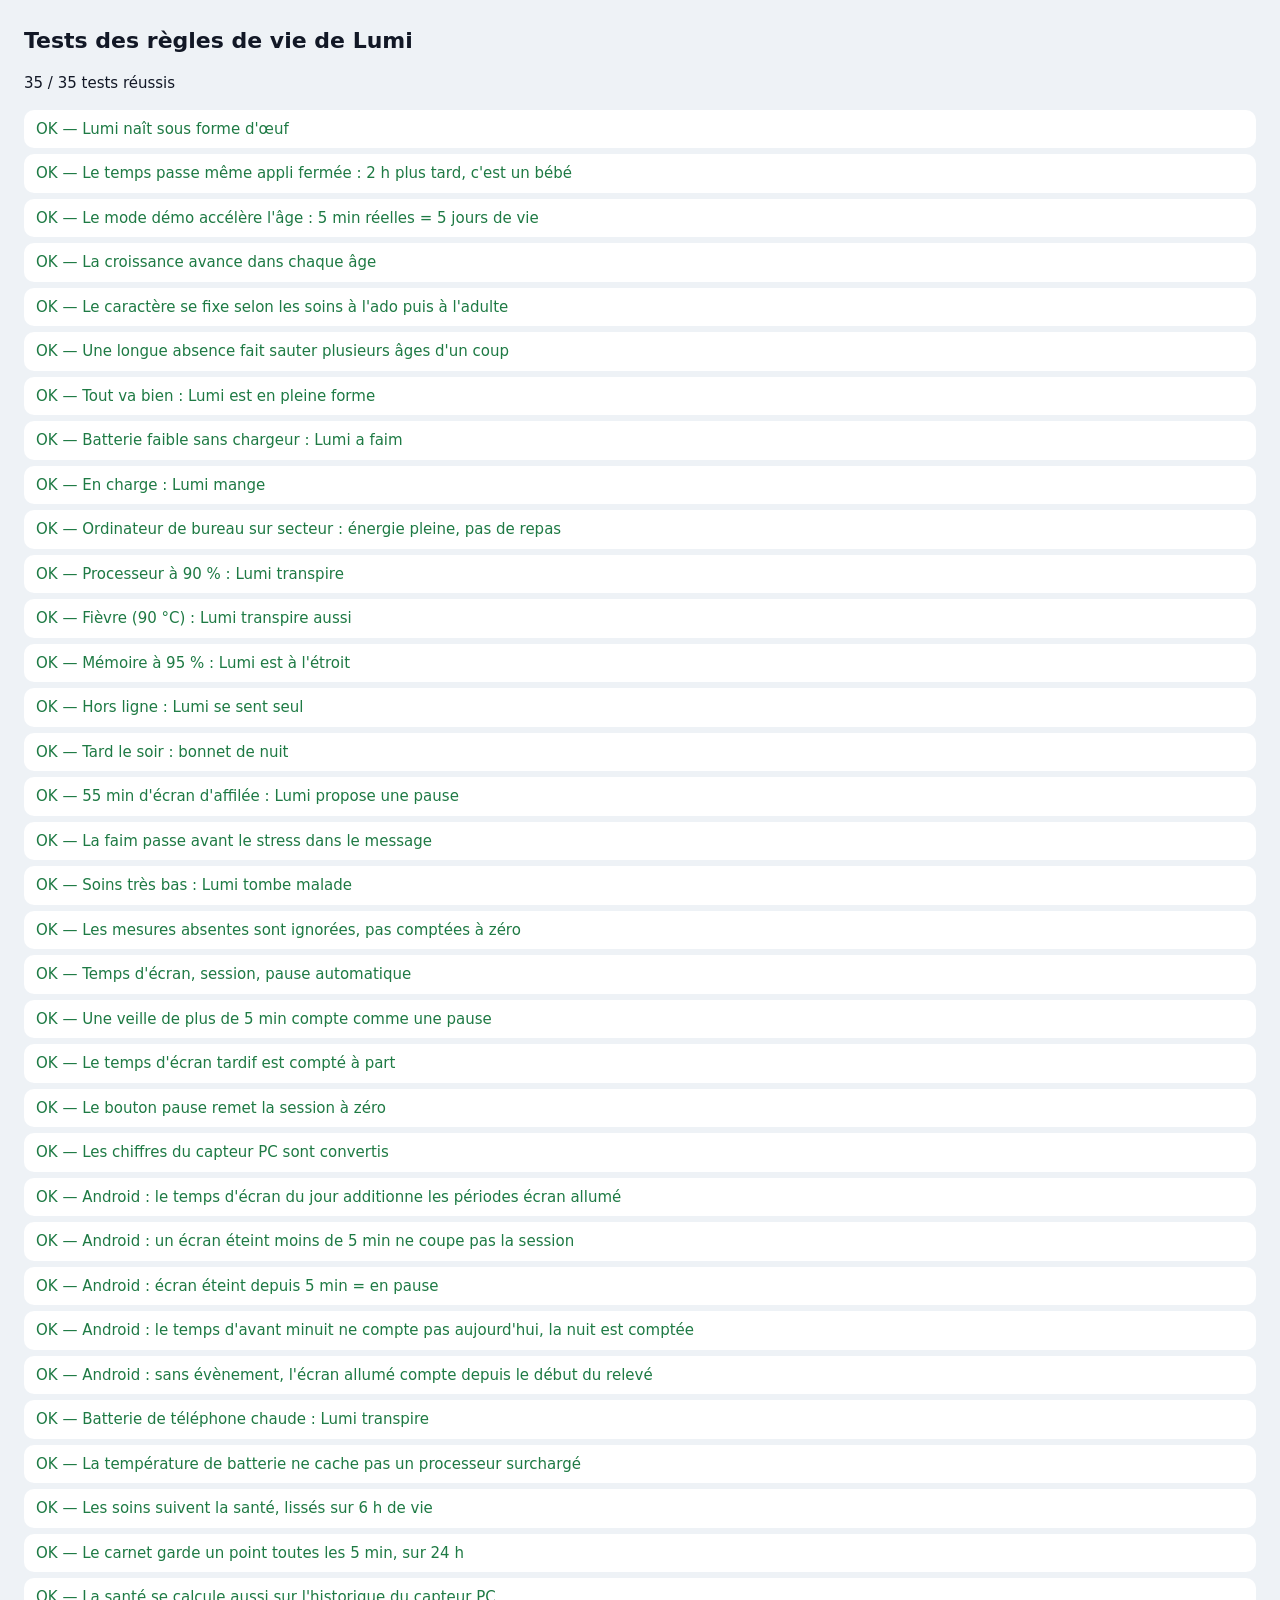
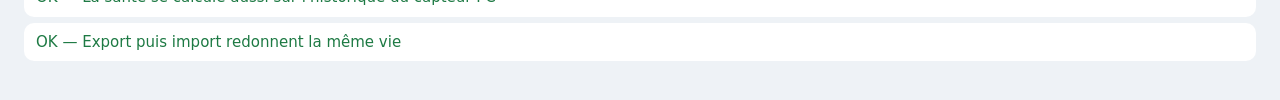
<file: tests/tests.html>
<!doctype html>
<html lang="fr">
<head>
  <meta charset="utf-8">
  <title>Lumi Vivant — tests</title>
  <style>
    body { margin: 0; padding: 24px; font: 15px/1.5 system-ui, sans-serif; background: #eef2f6; color: #121826; }
    h1 { margin: 0 0 4px; font-size: 22px; }
    ul { list-style: none; padding: 0; }
    li { margin: 6px 0; padding: 8px 12px; border-radius: 10px; background: #fff; }
    li.ok { color: #1e7a44; }
    li.ko { color: #b42318; font-weight: 700; }
  </style>
</head>
<body>
  <h1>Tests des règles de vie de Lumi</h1>
  <p id="summary"></p>
  <ul id="results"></ul>
  <script src="../js/vie.js"></script>
  <script src="vie.test.js"></script>
</body>
</html>
</file>
